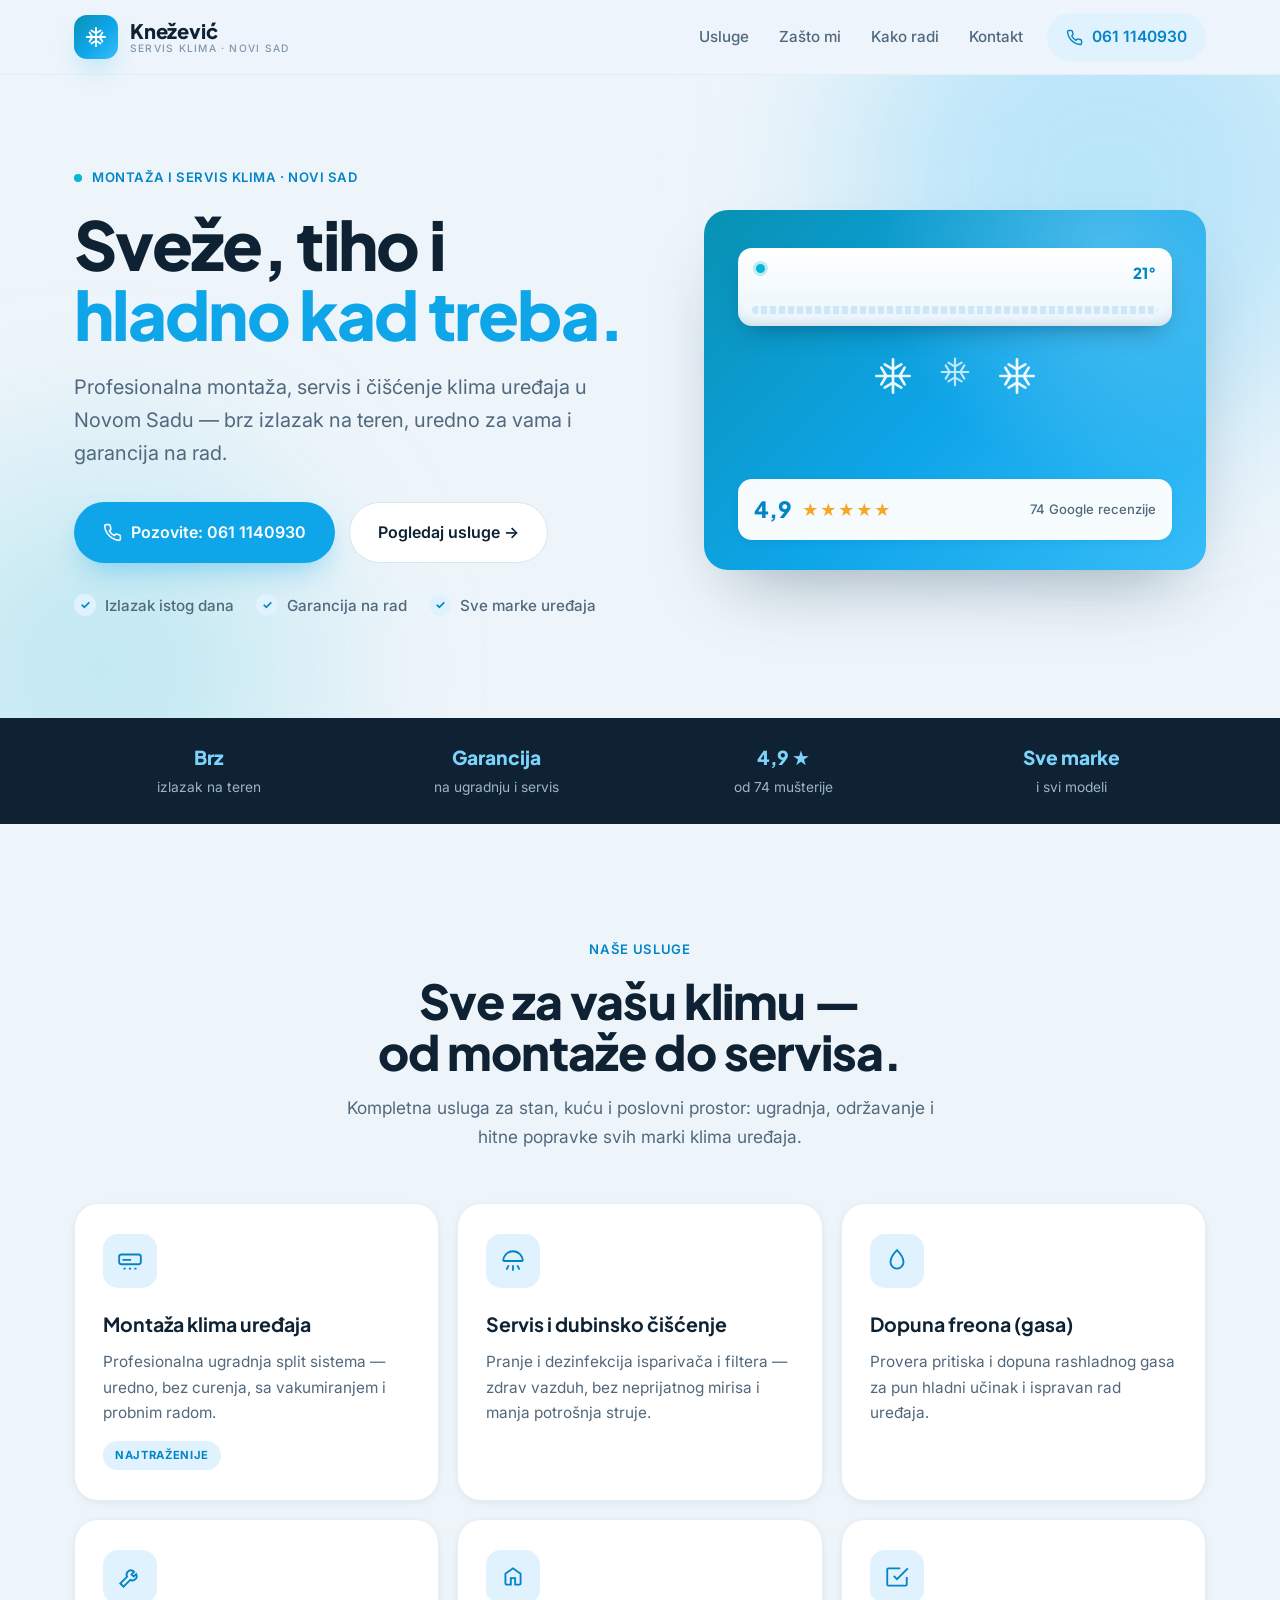
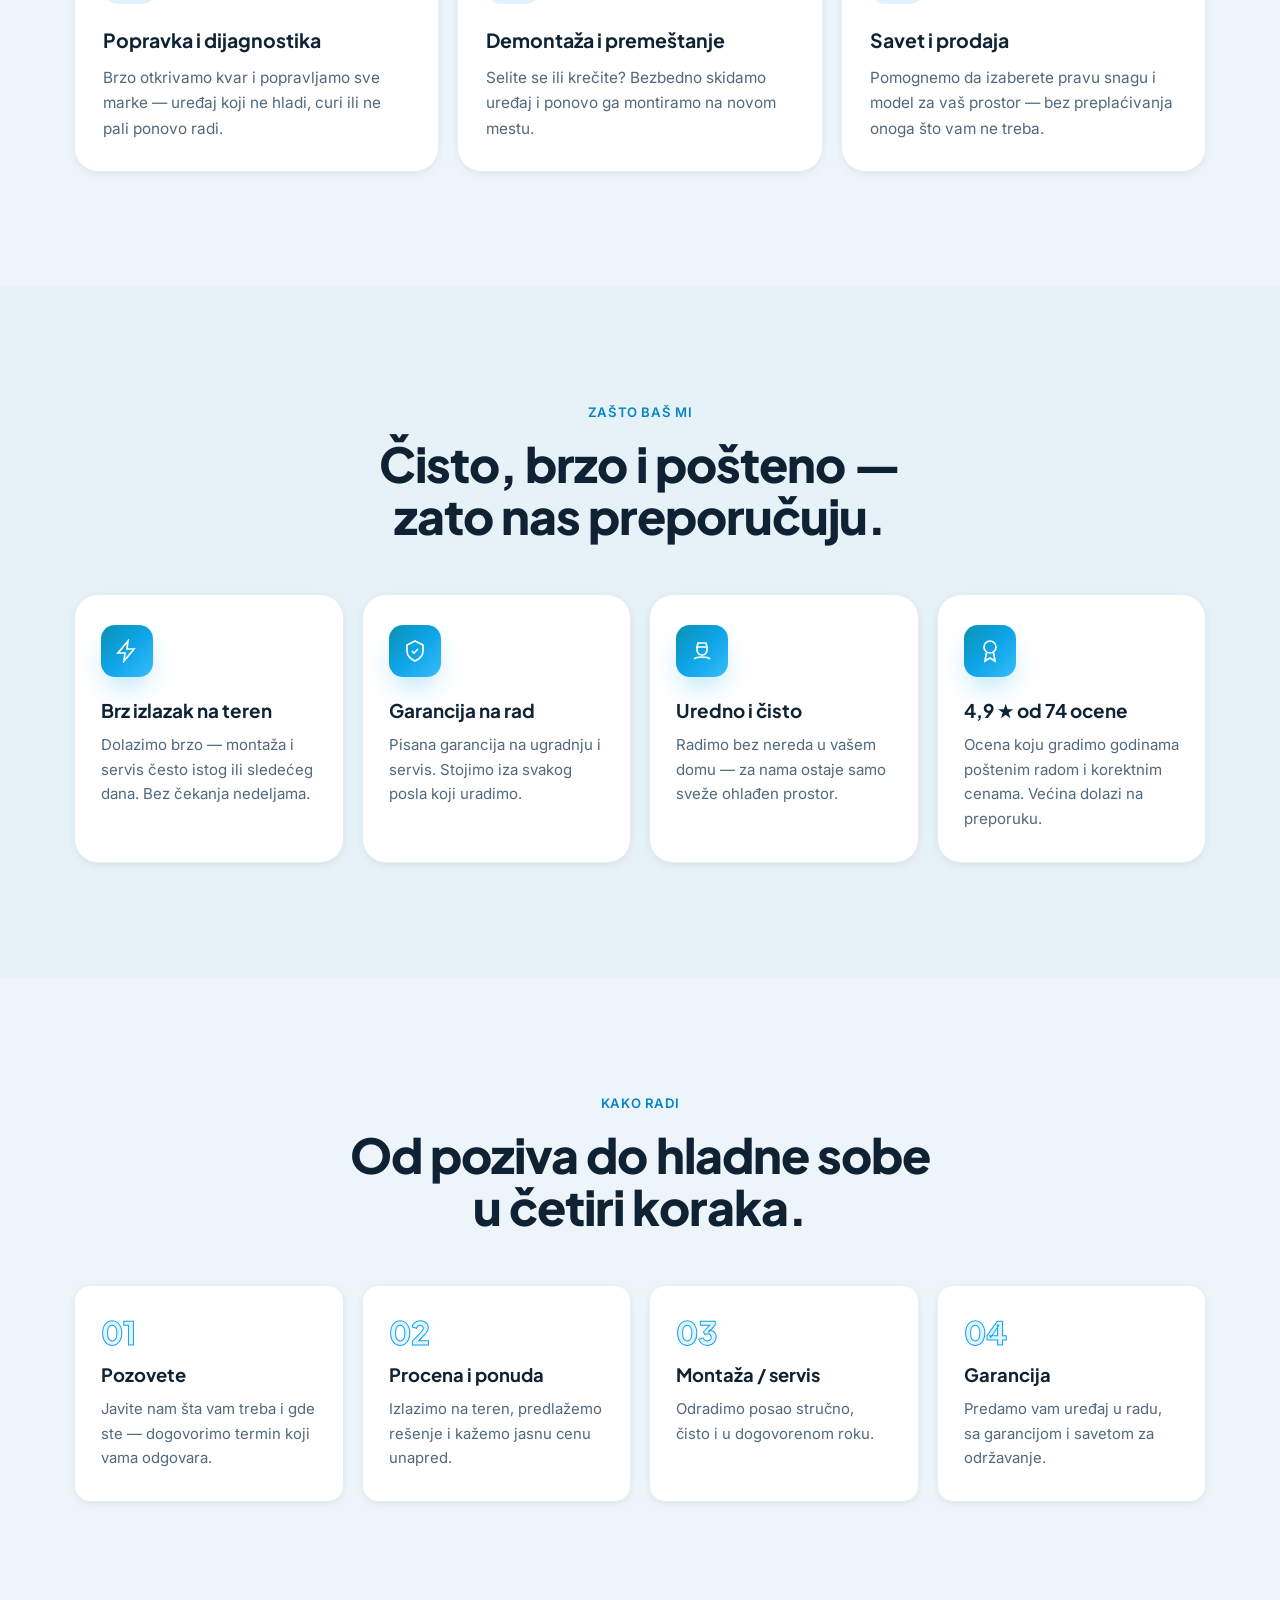
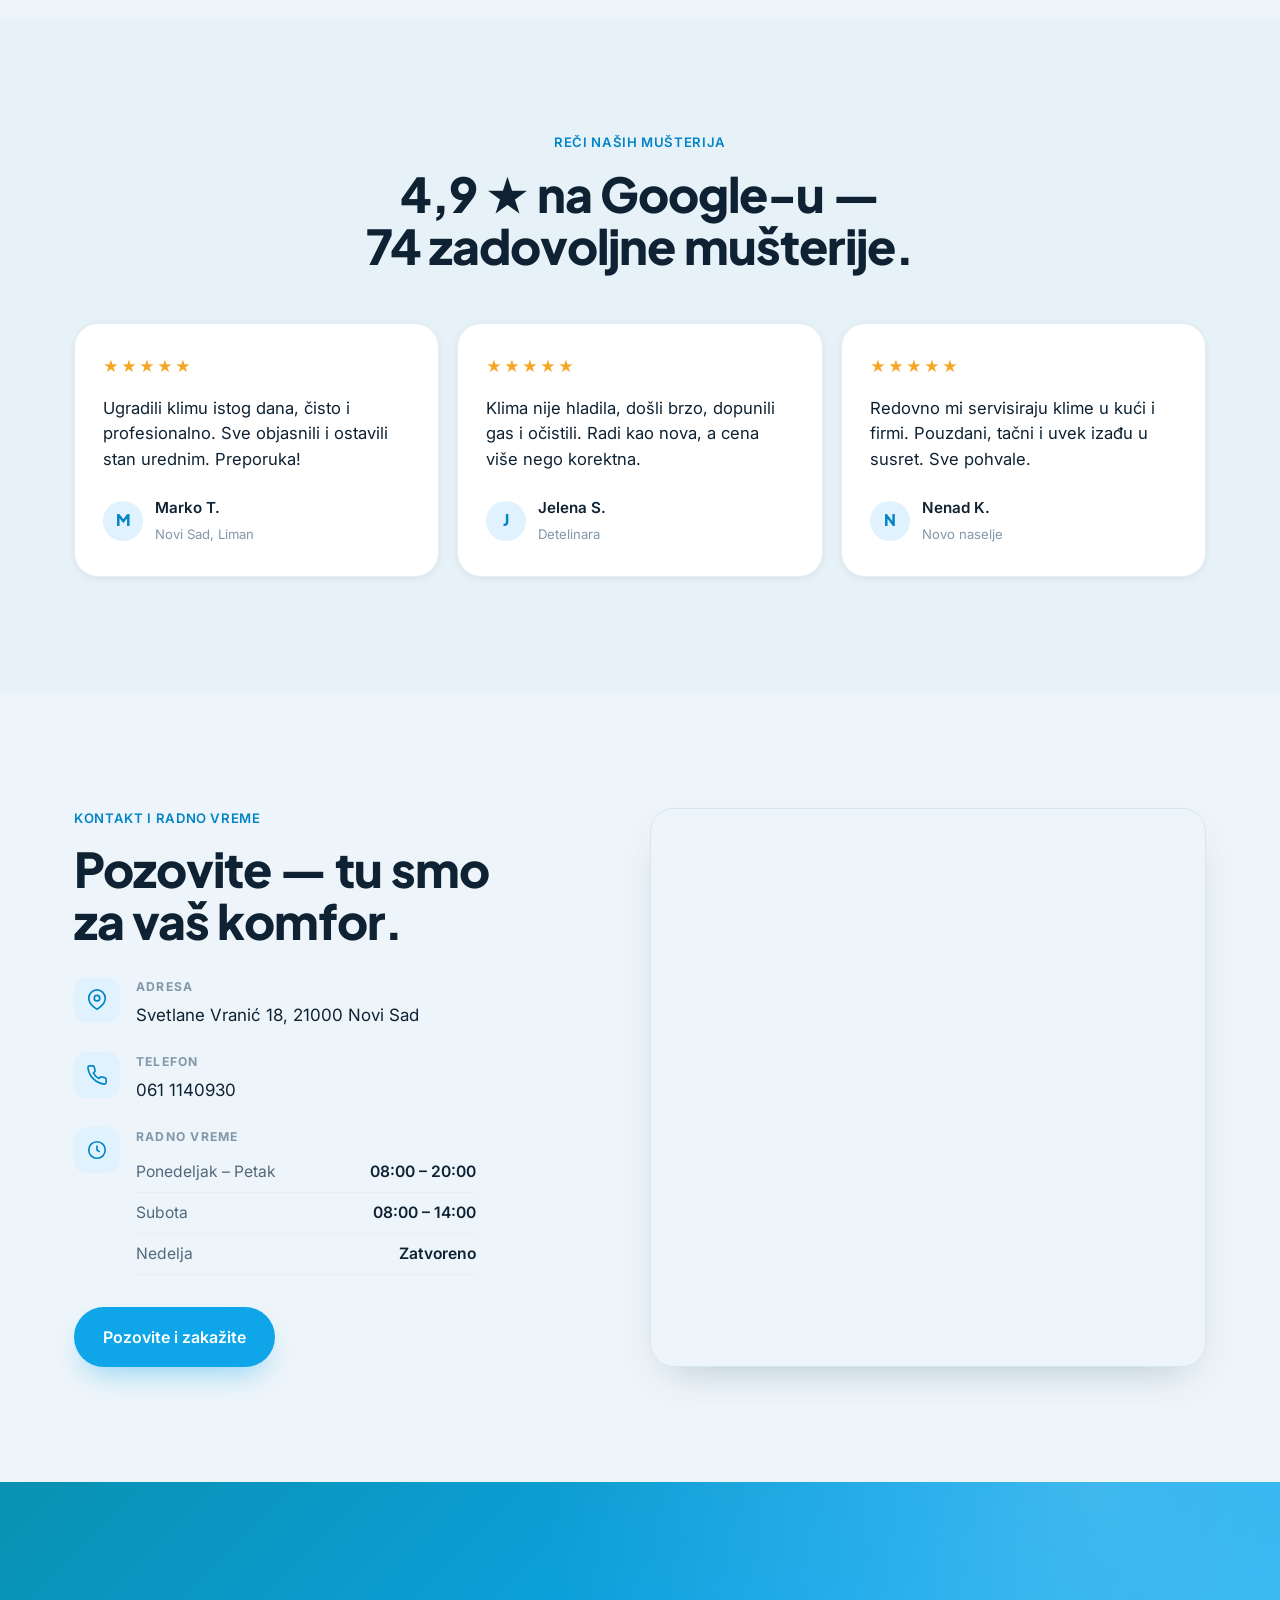
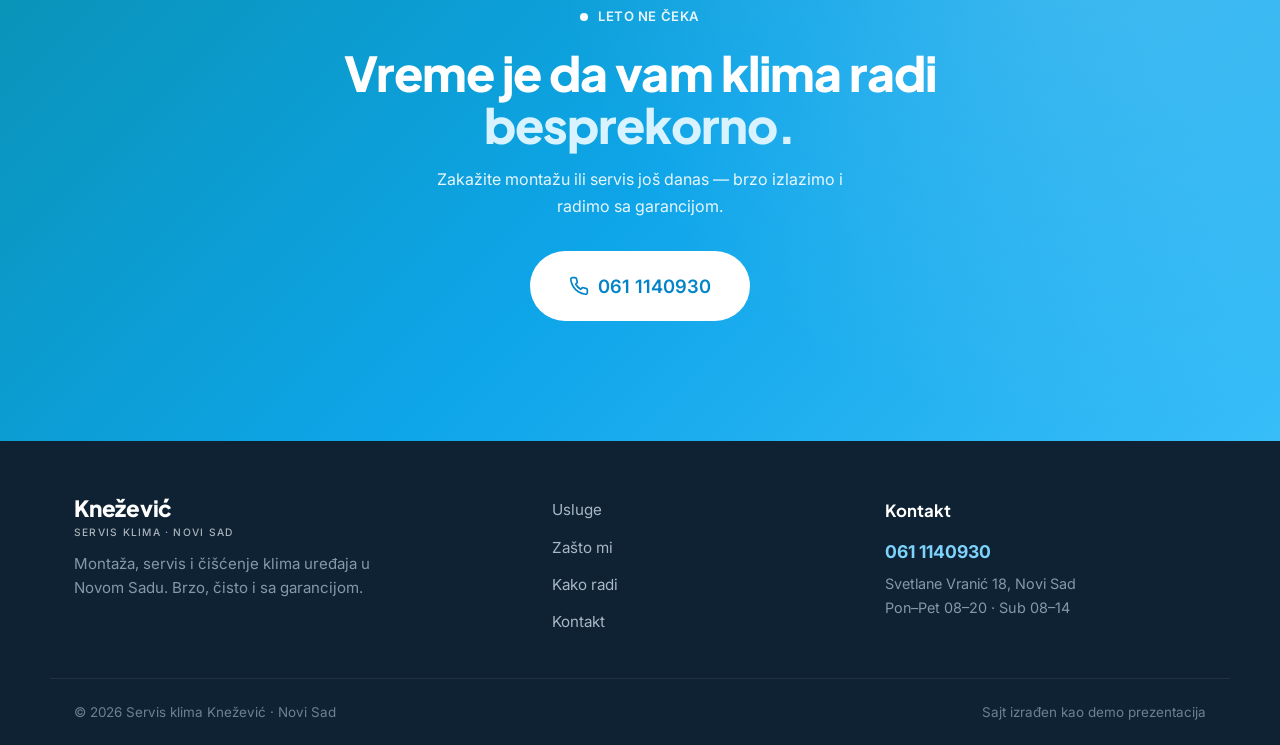
<file: index.html>
<!DOCTYPE html>
<html lang="sr" class="no-js">
<head>
  <meta charset="UTF-8" />
  <meta name="viewport" content="width=device-width, initial-scale=1.0" />
  <title>Servis klima Knežević — Montaža i servis klima uređaja, Novi Sad</title>
  <meta name="description" content="Servis klima Knežević, Novi Sad — montaža, servis, čišćenje, dopuna freona i popravka klima uređaja. Brz izlazak, garancija na rad. Pozovite: 061 1140930." />

  <meta property="og:title" content="Servis klima Knežević — Novi Sad" />
  <meta property="og:description" content="Montaža i servis klima uređaja u Novom Sadu. Brzo, čisto i sa garancijom. Ocena 4,9 ★." />
  <meta property="og:type" content="website" />
  <meta property="og:locale" content="sr_RS" />
  <meta name="theme-color" content="#0ea5e9" />

  <link rel="icon" type="image/svg+xml" href="assets/favicon.svg" />

  <link rel="preconnect" href="https://fonts.googleapis.com" />
  <link rel="preconnect" href="https://fonts.gstatic.com" crossorigin />
  <link href="https://fonts.googleapis.com/css2?family=Plus+Jakarta+Sans:wght@500;600;700;800&family=Inter:wght@400;500;600&display=swap" rel="stylesheet" />

  <link rel="stylesheet" href="styles.css" />
  <script>document.documentElement.classList.remove('no-js');document.documentElement.classList.add('js');</script>
</head>
<body>

  <!-- ============ HEADER ============ -->
  <header class="site-header" id="top">
    <div class="container header-inner">
      <a href="#top" class="brand" aria-label="Servis klima Knežević početna">
        <span class="brand-mark" aria-hidden="true">
          <svg viewBox="0 0 24 24" width="22" height="22" fill="none" stroke="currentColor" stroke-width="2" stroke-linecap="round" stroke-linejoin="round">
            <path d="M12 2v20M12 8 7 5M12 8l5-3M12 16l-5 3M12 16l5 3M2 12h20M8 12 5 7M8 12l-3 5M16 12l3-5M16 12l3 5"/>
          </svg>
        </span>
        <span class="brand-text">Knežević<small>servis klima · Novi Sad</small></span>
      </a>

      <nav class="nav" aria-label="Glavna navigacija">
        <a href="#usluge">Usluge</a>
        <a href="#zasto">Zašto mi</a>
        <a href="#proces">Kako radi</a>
        <a href="#lokacija">Kontakt</a>
      </nav>

      <a href="tel:+381611140930" class="btn btn-call header-call">
        <svg viewBox="0 0 24 24" width="17" height="17" fill="none" stroke="currentColor" stroke-width="2" aria-hidden="true"><path d="M22 16.92v3a2 2 0 0 1-2.18 2 19.79 19.79 0 0 1-8.63-3.07 19.5 19.5 0 0 1-6-6 19.79 19.79 0 0 1-3.07-8.67A2 2 0 0 1 4.11 2h3a2 2 0 0 1 2 1.72c.13.96.36 1.9.7 2.81a2 2 0 0 1-.45 2.11L8.09 9.91a16 16 0 0 0 6 6l1.27-1.27a2 2 0 0 1 2.11-.45c.91.34 1.85.57 2.81.7A2 2 0 0 1 22 16.92z"/></svg>
        <span>061 1140930</span>
      </a>

      <button class="nav-toggle" aria-label="Otvori meni" aria-expanded="false" aria-controls="mobile-nav">
        <span></span><span></span><span></span>
      </button>
    </div>

    <div class="mobile-nav" id="mobile-nav" hidden>
      <a href="#usluge">Usluge</a>
      <a href="#zasto">Zašto mi</a>
      <a href="#proces">Kako radi</a>
      <a href="#lokacija">Kontakt</a>
      <a href="tel:+381611140930" class="btn btn-primary btn-block">Pozovi: 061 1140930</a>
    </div>
  </header>

  <main>
    <!-- ============ HERO ============ -->
    <section class="hero">
      <div class="hero-bg" aria-hidden="true"><div class="blob blob-1"></div><div class="blob blob-2"></div></div>
      <div class="container hero-grid">
        <div class="hero-copy">
          <p class="eyebrow reveal"><span class="dot"></span> Montaža i servis klima · Novi Sad</p>
          <h1 class="hero-title reveal" style="--reveal-delay:1">
            Sveže, tiho i<br><span class="accent-text">hladno kad treba.</span>
          </h1>
          <p class="hero-lede reveal" style="--reveal-delay:2">
            Profesionalna montaža, servis i čišćenje klima uređaja u Novom Sadu —
            brz izlazak na teren, uredno za vama i garancija na rad.
          </p>
          <div class="hero-cta reveal" style="--reveal-delay:3">
            <a href="tel:+381611140930" class="btn btn-primary btn-lg">
              <svg viewBox="0 0 24 24" width="19" height="19" fill="none" stroke="currentColor" stroke-width="2" aria-hidden="true"><path d="M22 16.92v3a2 2 0 0 1-2.18 2 19.79 19.79 0 0 1-8.63-3.07 19.5 19.5 0 0 1-6-6 19.79 19.79 0 0 1-3.07-8.67A2 2 0 0 1 4.11 2h3a2 2 0 0 1 2 1.72c.13.96.36 1.9.7 2.81a2 2 0 0 1-.45 2.11L8.09 9.91a16 16 0 0 0 6 6l1.27-1.27a2 2 0 0 1 2.11-.45c.91.34 1.85.57 2.81.7A2 2 0 0 1 22 16.92z"/></svg>
              Pozovite: 061 1140930
            </a>
            <a href="#usluge" class="btn btn-soft btn-lg">Pogledaj usluge →</a>
          </div>

          <ul class="hero-chips reveal" style="--reveal-delay:4">
            <li><span class="chip-ico">✓</span> Izlazak istog dana</li>
            <li><span class="chip-ico">✓</span> Garancija na rad</li>
            <li><span class="chip-ico">✓</span> Sve marke uređaja</li>
          </ul>
        </div>

        <div class="hero-visual reveal" style="--reveal-delay:2">
          <div class="hero-card">
            <div class="ac-illustration" aria-hidden="true">
              <div class="ac-unit">
                <span class="ac-led"></span>
                <span class="ac-vent"></span>
                <span class="ac-display">21°</span>
              </div>
              <div class="ac-air">
                <svg viewBox="0 0 24 24" fill="none" stroke="currentColor" stroke-width="1.6" stroke-linecap="round"><path d="M12 2v20M12 8 7 5M12 8l5-3M12 16l-5 3M12 16l5 3M2 12h20M8 12 5 7M8 12l-3 5M16 12l3-5M16 12l3 5"/></svg>
                <svg viewBox="0 0 24 24" fill="none" stroke="currentColor" stroke-width="1.6" stroke-linecap="round"><path d="M12 2v20M12 8 7 5M12 8l5-3M12 16l-5 3M12 16l5 3M2 12h20M8 12 5 7M8 12l-3 5M16 12l3-5M16 12l3 5"/></svg>
                <svg viewBox="0 0 24 24" fill="none" stroke="currentColor" stroke-width="1.6" stroke-linecap="round"><path d="M12 2v20M12 8 7 5M12 8l5-3M12 16l-5 3M12 16l5 3M2 12h20M8 12 5 7M8 12l-3 5M16 12l3-5M16 12l3 5"/></svg>
              </div>
            </div>
            <div class="hero-rating">
              <span class="rating-num">4,9</span>
              <span class="rating-stars">★★★★★</span>
              <span class="rating-meta">74 Google recenzije</span>
            </div>
          </div>
        </div>
      </div>
    </section>

    <!-- ============ TRUST STRIP ============ -->
    <section class="trust-strip" aria-label="Garancije">
      <div class="container trust-inner">
        <div class="trust-item"><strong>Brz</strong><span>izlazak na teren</span></div>
        <div class="trust-item"><strong>Garancija</strong><span>na ugradnju i servis</span></div>
        <div class="trust-item"><strong>4,9 ★</strong><span>od 74 mušterije</span></div>
        <div class="trust-item"><strong>Sve marke</strong><span>i svi modeli</span></div>
      </div>
    </section>

    <!-- ============ USLUGE ============ -->
    <section class="section" id="usluge">
      <div class="container">
        <header class="section-head center reveal">
          <p class="section-kicker">Naše usluge</p>
          <h2 class="section-title">Sve za vašu klimu —<br>od montaže do servisa.</h2>
          <p class="section-sub">Kompletna usluga za stan, kuću i poslovni prostor: ugradnja, održavanje i hitne popravke svih marki klima uređaja.</p>
        </header>

        <div class="svc-grid">
          <article class="svc reveal">
            <div class="svc-ico"><svg viewBox="0 0 24 24" fill="none" stroke="currentColor" stroke-width="1.7"><rect x="2" y="6" width="20" height="9" rx="2"/><path d="M6 19h2M11 19h2M16 19h2M5 11h8"/></svg></div>
            <h3>Montaža klima uređaja</h3>
            <p>Profesionalna ugradnja split sistema — uredno, bez curenja, sa vakumiranjem i probnim radom.</p>
            <span class="svc-tag">Najtraženije</span>
          </article>
          <article class="svc reveal" style="--reveal-delay:1">
            <div class="svc-ico"><svg viewBox="0 0 24 24" fill="none" stroke="currentColor" stroke-width="1.7"><path d="M3 12a9 9 0 0 1 9-9 9 9 0 0 1 9 9"/><path d="M3 12h18M8 16l-2 4M16 16l2 4M12 16v5"/></svg></div>
            <h3>Servis i dubinsko čišćenje</h3>
            <p>Pranje i dezinfekcija isparivača i filtera — zdrav vazduh, bez neprijatnog mirisa i manja potrošnja struje.</p>
          </article>
          <article class="svc reveal" style="--reveal-delay:2">
            <div class="svc-ico"><svg viewBox="0 0 24 24" fill="none" stroke="currentColor" stroke-width="1.7"><path d="M12 2s6 6 6 11a6 6 0 0 1-12 0c0-5 6-11 6-11z"/></svg></div>
            <h3>Dopuna freona (gasa)</h3>
            <p>Provera pritiska i dopuna rashladnog gasa za pun hladni učinak i ispravan rad uređaja.</p>
          </article>
          <article class="svc reveal" style="--reveal-delay:1">
            <div class="svc-ico"><svg viewBox="0 0 24 24" fill="none" stroke="currentColor" stroke-width="1.7"><path d="M14.7 6.3a4 4 0 0 0-5.4 5.4L3 18l3 3 6.3-6.3a4 4 0 0 0 5.4-5.4l-2.3 2.3-2-2 2.3-2.3z"/></svg></div>
            <h3>Popravka i dijagnostika</h3>
            <p>Brzo otkrivamo kvar i popravljamo sve marke — uređaj koji ne hladi, curi ili ne pali ponovo radi.</p>
          </article>
          <article class="svc reveal" style="--reveal-delay:2">
            <div class="svc-ico"><svg viewBox="0 0 24 24" fill="none" stroke="currentColor" stroke-width="1.7"><path d="M5 9l7-5 7 5v9a1 1 0 0 1-1 1h-4v-6H10v6H6a1 1 0 0 1-1-1z"/></svg></div>
            <h3>Demontaža i premeštanje</h3>
            <p>Selite se ili krečite? Bezbedno skidamo uređaj i ponovo ga montiramo na novom mestu.</p>
          </article>
          <article class="svc reveal" style="--reveal-delay:3">
            <div class="svc-ico"><svg viewBox="0 0 24 24" fill="none" stroke="currentColor" stroke-width="1.7"><path d="M9 11l3 3L22 4"/><path d="M21 12v7a1 1 0 0 1-1 1H4a1 1 0 0 1-1-1V5a1 1 0 0 1 1-1h11"/></svg></div>
            <h3>Savet i prodaja</h3>
            <p>Pomognemo da izaberete pravu snagu i model za vaš prostor — bez preplaćivanja onoga što vam ne treba.</p>
          </article>
        </div>
      </div>
    </section>

    <!-- ============ ZAŠTO MI ============ -->
    <section class="section section-tint" id="zasto">
      <div class="container">
        <header class="section-head center reveal">
          <p class="section-kicker">Zašto baš mi</p>
          <h2 class="section-title">Čisto, brzo i pošteno —<br>zato nas preporučuju.</h2>
        </header>
        <div class="why-grid">
          <article class="why reveal">
            <span class="why-ico"><svg viewBox="0 0 24 24" fill="none" stroke="currentColor" stroke-width="1.7"><path d="M13 2 3 14h7l-1 8 10-12h-7z"/></svg></span>
            <h3>Brz izlazak na teren</h3>
            <p>Dolazimo brzo — montaža i servis često istog ili sledećeg dana. Bez čekanja nedeljama.</p>
          </article>
          <article class="why reveal" style="--reveal-delay:1">
            <span class="why-ico"><svg viewBox="0 0 24 24" fill="none" stroke="currentColor" stroke-width="1.7"><path d="M12 2 4 6v6c0 5 3.5 8 8 10 4.5-2 8-5 8-10V6z"/><path d="M9 12l2 2 4-4"/></svg></span>
            <h3>Garancija na rad</h3>
            <p>Pisana garancija na ugradnju i servis. Stojimo iza svakog posla koji uradimo.</p>
          </article>
          <article class="why reveal" style="--reveal-delay:2">
            <span class="why-ico"><svg viewBox="0 0 24 24" fill="none" stroke="currentColor" stroke-width="1.7"><path d="M4 20s2-2 8-2 8 2 8 2"/><path d="M9 11h.01M15 11h.01M8 4h8l1 4H7z"/><path d="M7 8v3a5 5 0 0 0 10 0V8"/></svg></span>
            <h3>Uredno i čisto</h3>
            <p>Radimo bez nereda u vašem domu — za nama ostaje samo sveže ohlađen prostor.</p>
          </article>
          <article class="why reveal" style="--reveal-delay:3">
            <span class="why-ico"><svg viewBox="0 0 24 24" fill="none" stroke="currentColor" stroke-width="1.7"><circle cx="12" cy="8" r="6"/><path d="M8.5 13.5 7 22l5-3 5 3-1.5-8.5"/></svg></span>
            <h3>4,9 ★ od 74 ocene</h3>
            <p>Ocena koju gradimo godinama poštenim radom i korektnim cenama. Većina dolazi na preporuku.</p>
          </article>
        </div>
      </div>
    </section>

    <!-- ============ PROCES ============ -->
    <section class="section" id="proces">
      <div class="container">
        <header class="section-head center reveal">
          <p class="section-kicker">Kako radi</p>
          <h2 class="section-title">Od poziva do hladne sobe<br>u četiri koraka.</h2>
        </header>
        <ol class="process">
          <li class="proc-step reveal"><span class="proc-num">01</span><h3>Pozovete</h3><p>Javite nam šta vam treba i gde ste — dogovorimo termin koji vama odgovara.</p></li>
          <li class="proc-step reveal" style="--reveal-delay:1"><span class="proc-num">02</span><h3>Procena i ponuda</h3><p>Izlazimo na teren, predlažemo rešenje i kažemo jasnu cenu unapred.</p></li>
          <li class="proc-step reveal" style="--reveal-delay:2"><span class="proc-num">03</span><h3>Montaža / servis</h3><p>Odradimo posao stručno, čisto i u dogovorenom roku.</p></li>
          <li class="proc-step reveal" style="--reveal-delay:3"><span class="proc-num">04</span><h3>Garancija</h3><p>Predamo vam uređaj u radu, sa garancijom i savetom za održavanje.</p></li>
        </ol>
      </div>
    </section>

    <!-- ============ RECENZIJE ============ -->
    <!-- NAPOMENA ZA VLASNIKA: zamenite ovim pravim Google recenzijama pre slanja. -->
    <section class="section section-tint" id="recenzije">
      <div class="container">
        <header class="section-head center reveal">
          <p class="section-kicker">Reči naših mušterija</p>
          <h2 class="section-title">4,9 ★ na Google-u —<br>74 zadovoljne mušterije.</h2>
        </header>
        <div class="quotes">
          <figure class="quote reveal">
            <div class="stars" aria-label="5 od 5">★★★★★</div>
            <blockquote>Ugradili klimu istog dana, čisto i profesionalno. Sve objasnili i ostavili stan urednim. Preporuka!</blockquote>
            <figcaption><span class="q-avatar">M</span><span><b>Marko T.</b><small>Novi Sad, Liman</small></span></figcaption>
          </figure>
          <figure class="quote reveal" style="--reveal-delay:1">
            <div class="stars" aria-label="5 od 5">★★★★★</div>
            <blockquote>Klima nije hladila, došli brzo, dopunili gas i očistili. Radi kao nova, a cena više nego korektna.</blockquote>
            <figcaption><span class="q-avatar">J</span><span><b>Jelena S.</b><small>Detelinara</small></span></figcaption>
          </figure>
          <figure class="quote reveal" style="--reveal-delay:2">
            <div class="stars" aria-label="5 od 5">★★★★★</div>
            <blockquote>Redovno mi servisiraju klime u kući i firmi. Pouzdani, tačni i uvek izađu u susret. Sve pohvale.</blockquote>
            <figcaption><span class="q-avatar">N</span><span><b>Nenad K.</b><small>Novo naselje</small></span></figcaption>
          </figure>
        </div>
      </div>
    </section>

    <!-- ============ LOKACIJA / KONTAKT ============ -->
    <section class="section" id="lokacija">
      <div class="container">
        <div class="loc-grid">
          <div class="loc-info reveal">
            <p class="section-kicker">Kontakt i radno vreme</p>
            <h2 class="section-title">Pozovite — tu smo<br>za vaš komfor.</h2>

            <ul class="loc-list">
              <li>
                <span class="loc-ico"><svg viewBox="0 0 24 24" fill="none" stroke="currentColor" stroke-width="1.8"><path d="M21 10c0 7-9 12-9 12s-9-5-9-12a9 9 0 0 1 18 0z"/><circle cx="12" cy="10" r="3"/></svg></span>
                <div><strong>Adresa</strong><p>Svetlane Vranić 18, 21000 Novi Sad</p></div>
              </li>
              <li>
                <span class="loc-ico"><svg viewBox="0 0 24 24" fill="none" stroke="currentColor" stroke-width="1.8"><path d="M22 16.92v3a2 2 0 0 1-2.18 2 19.79 19.79 0 0 1-8.63-3.07 19.5 19.5 0 0 1-6-6 19.79 19.79 0 0 1-3.07-8.67A2 2 0 0 1 4.11 2h3a2 2 0 0 1 2 1.72c.13.96.36 1.9.7 2.81a2 2 0 0 1-.45 2.11L8.09 9.91a16 16 0 0 0 6 6l1.27-1.27a2 2 0 0 1 2.11-.45c.91.34 1.85.57 2.81.7A2 2 0 0 1 22 16.92z"/></svg></span>
                <div><strong>Telefon</strong><p><a href="tel:+381611140930">061 1140930</a></p></div>
              </li>
              <li>
                <span class="loc-ico"><svg viewBox="0 0 24 24" fill="none" stroke="currentColor" stroke-width="1.8"><circle cx="12" cy="12" r="9"/><path d="M12 7v5l3 2"/></svg></span>
                <div>
                  <strong>Radno vreme</strong>
                  <table class="hours">
                    <tr><td>Ponedeljak – Petak</td><td>08:00 – 20:00</td></tr>
                    <tr><td>Subota</td><td>08:00 – 14:00</td></tr>
                    <tr><td>Nedelja</td><td class="closed">Zatvoreno</td></tr>
                  </table>
                </div>
              </li>
            </ul>

            <a href="tel:+381611140930" class="btn btn-primary btn-lg">Pozovite i zakažite</a>
          </div>

          <div class="loc-map reveal" style="--reveal-delay:1">
            <iframe
              title="Servis klima Knežević na mapi"
              src="https://www.google.com/maps?q=Svetlane%20Vrani%C4%87%2018,%20Novi%20Sad&z=16&output=embed"
              width="100%" height="100%" style="border:0" loading="lazy"
              referrerpolicy="no-referrer-when-downgrade"></iframe>
          </div>
        </div>
      </div>
    </section>

    <!-- ============ FINAL CTA ============ -->
    <section class="cta-final">
      <div class="container cta-inner reveal">
        <p class="eyebrow eyebrow-light"><span class="dot"></span> Leto ne čeka</p>
        <h2>Vreme je da vam klima radi<br><em>besprekorno.</em></h2>
        <p class="cta-sub">Zakažite montažu ili servis još danas — brzo izlazimo i radimo sa garancijom.</p>
        <a href="tel:+381611140930" class="btn btn-light btn-xl">
          <svg viewBox="0 0 24 24" width="20" height="20" fill="none" stroke="currentColor" stroke-width="2" aria-hidden="true"><path d="M22 16.92v3a2 2 0 0 1-2.18 2 19.79 19.79 0 0 1-8.63-3.07 19.5 19.5 0 0 1-6-6 19.79 19.79 0 0 1-3.07-8.67A2 2 0 0 1 4.11 2h3a2 2 0 0 1 2 1.72c.13.96.36 1.9.7 2.81a2 2 0 0 1-.45 2.11L8.09 9.91a16 16 0 0 0 6 6l1.27-1.27a2 2 0 0 1 2.11-.45c.91.34 1.85.57 2.81.7A2 2 0 0 1 22 16.92z"/></svg>
          061 1140930
        </a>
      </div>
    </section>
  </main>

  <!-- ============ FOOTER ============ -->
  <footer class="site-footer">
    <div class="container footer-inner">
      <div class="footer-brand">
        <span class="brand-text light">Knežević<small>servis klima · Novi Sad</small></span>
        <p>Montaža, servis i čišćenje klima uređaja u Novom Sadu. Brzo, čisto i sa garancijom.</p>
      </div>
      <nav class="footer-nav" aria-label="Footer">
        <a href="#usluge">Usluge</a>
        <a href="#zasto">Zašto mi</a>
        <a href="#proces">Kako radi</a>
        <a href="#lokacija">Kontakt</a>
      </nav>
      <div class="footer-contact">
        <strong>Kontakt</strong>
        <a href="tel:+381611140930" class="footer-phone">061 1140930</a>
        <p>Svetlane Vranić 18, Novi Sad<br>Pon–Pet 08–20 · Sub 08–14</p>
      </div>
    </div>
    <div class="container footer-bottom">
      <p>© <span id="year">2026</span> Servis klima Knežević · Novi Sad</p>
      <p class="footer-credit">Sajt izrađen kao demo prezentacija</p>
    </div>
  </footer>

  <!-- ============ STICKY MOBILE CALL ============ -->
  <a href="tel:+381611140930" class="sticky-call" aria-label="Pozovi servis klima Knežević">
    <svg viewBox="0 0 24 24" width="20" height="20" fill="none" stroke="currentColor" stroke-width="2.2" aria-hidden="true"><path d="M22 16.92v3a2 2 0 0 1-2.18 2 19.79 19.79 0 0 1-8.63-3.07 19.5 19.5 0 0 1-6-6 19.79 19.79 0 0 1-3.07-8.67A2 2 0 0 1 4.11 2h3a2 2 0 0 1 2 1.72c.13.96.36 1.9.7 2.81a2 2 0 0 1-.45 2.11L8.09 9.91a16 16 0 0 0 6 6l1.27-1.27a2 2 0 0 1 2.11-.45c.91.34 1.85.57 2.81.7A2 2 0 0 1 22 16.92z"/></svg>
    <span>Pozovite nas — 061 1140930</span>
  </a>

  <script src="script.js"></script>
</body>
</html>
</file>
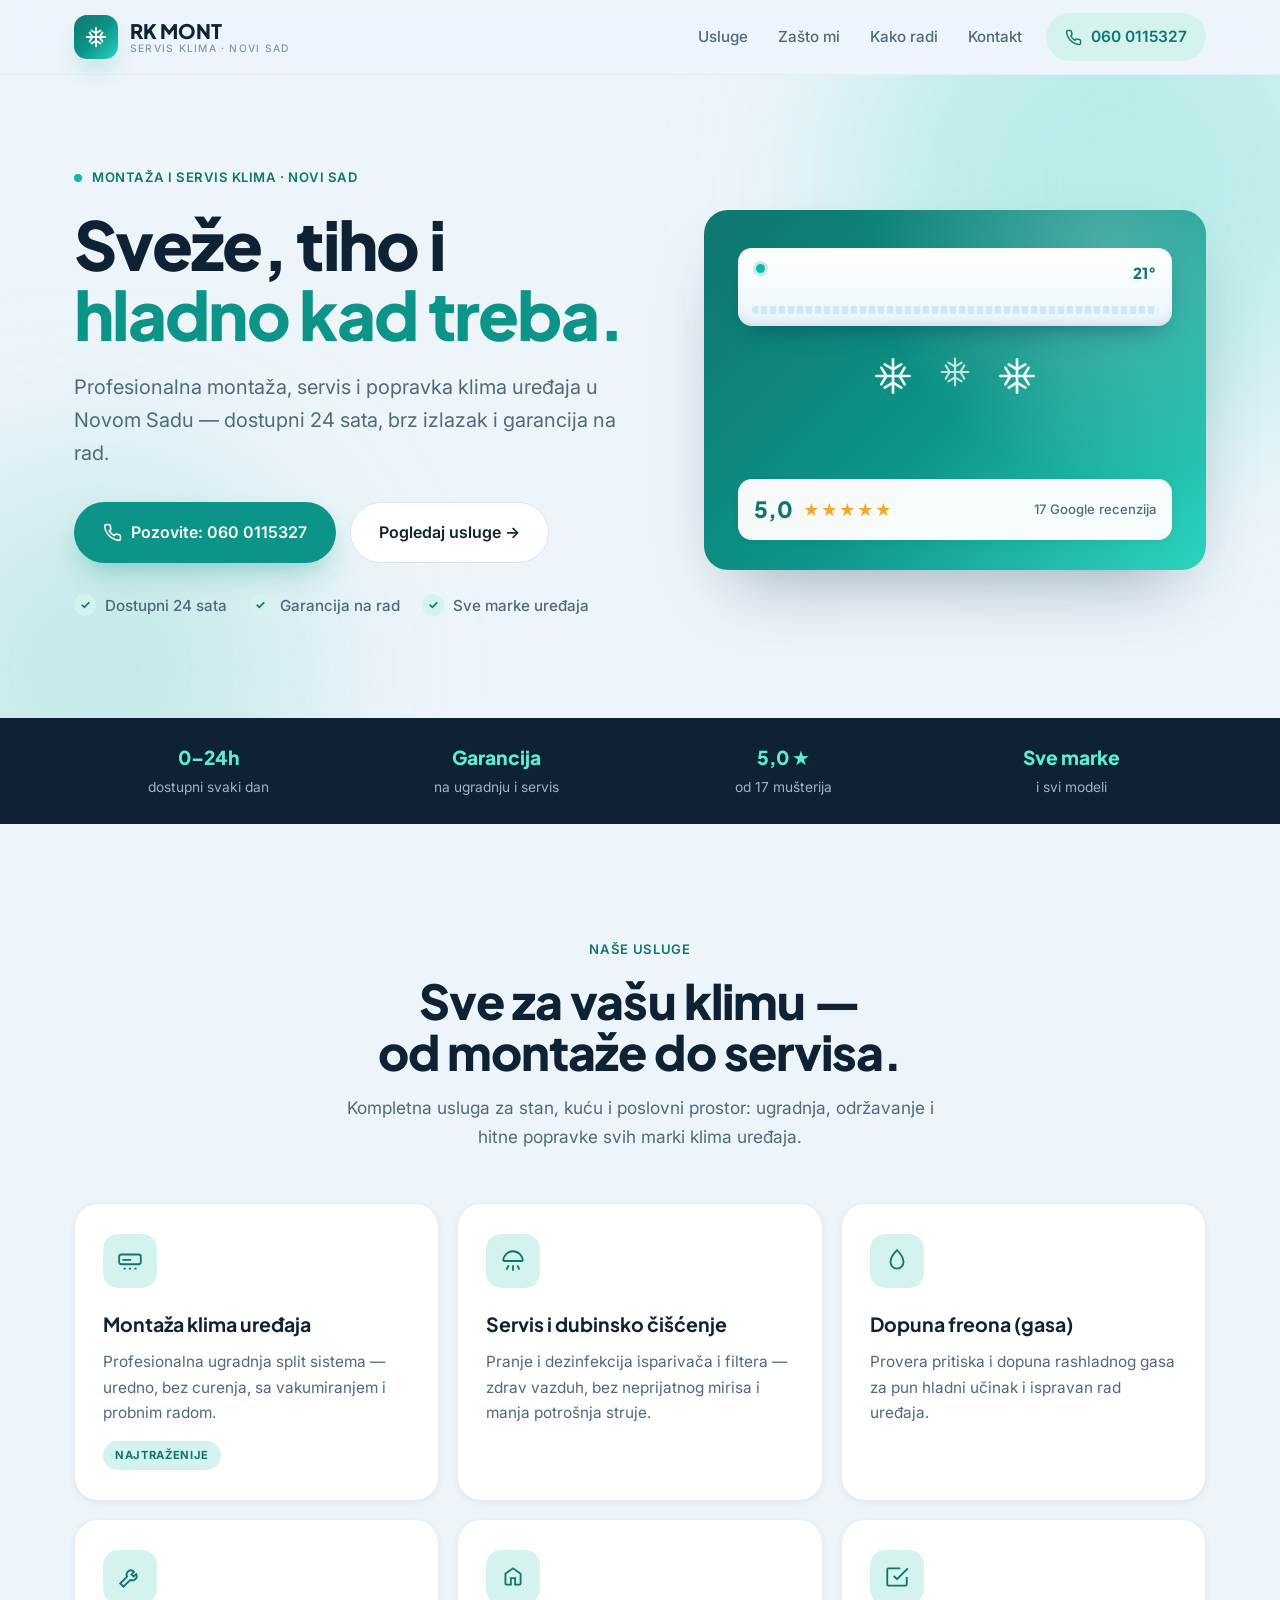
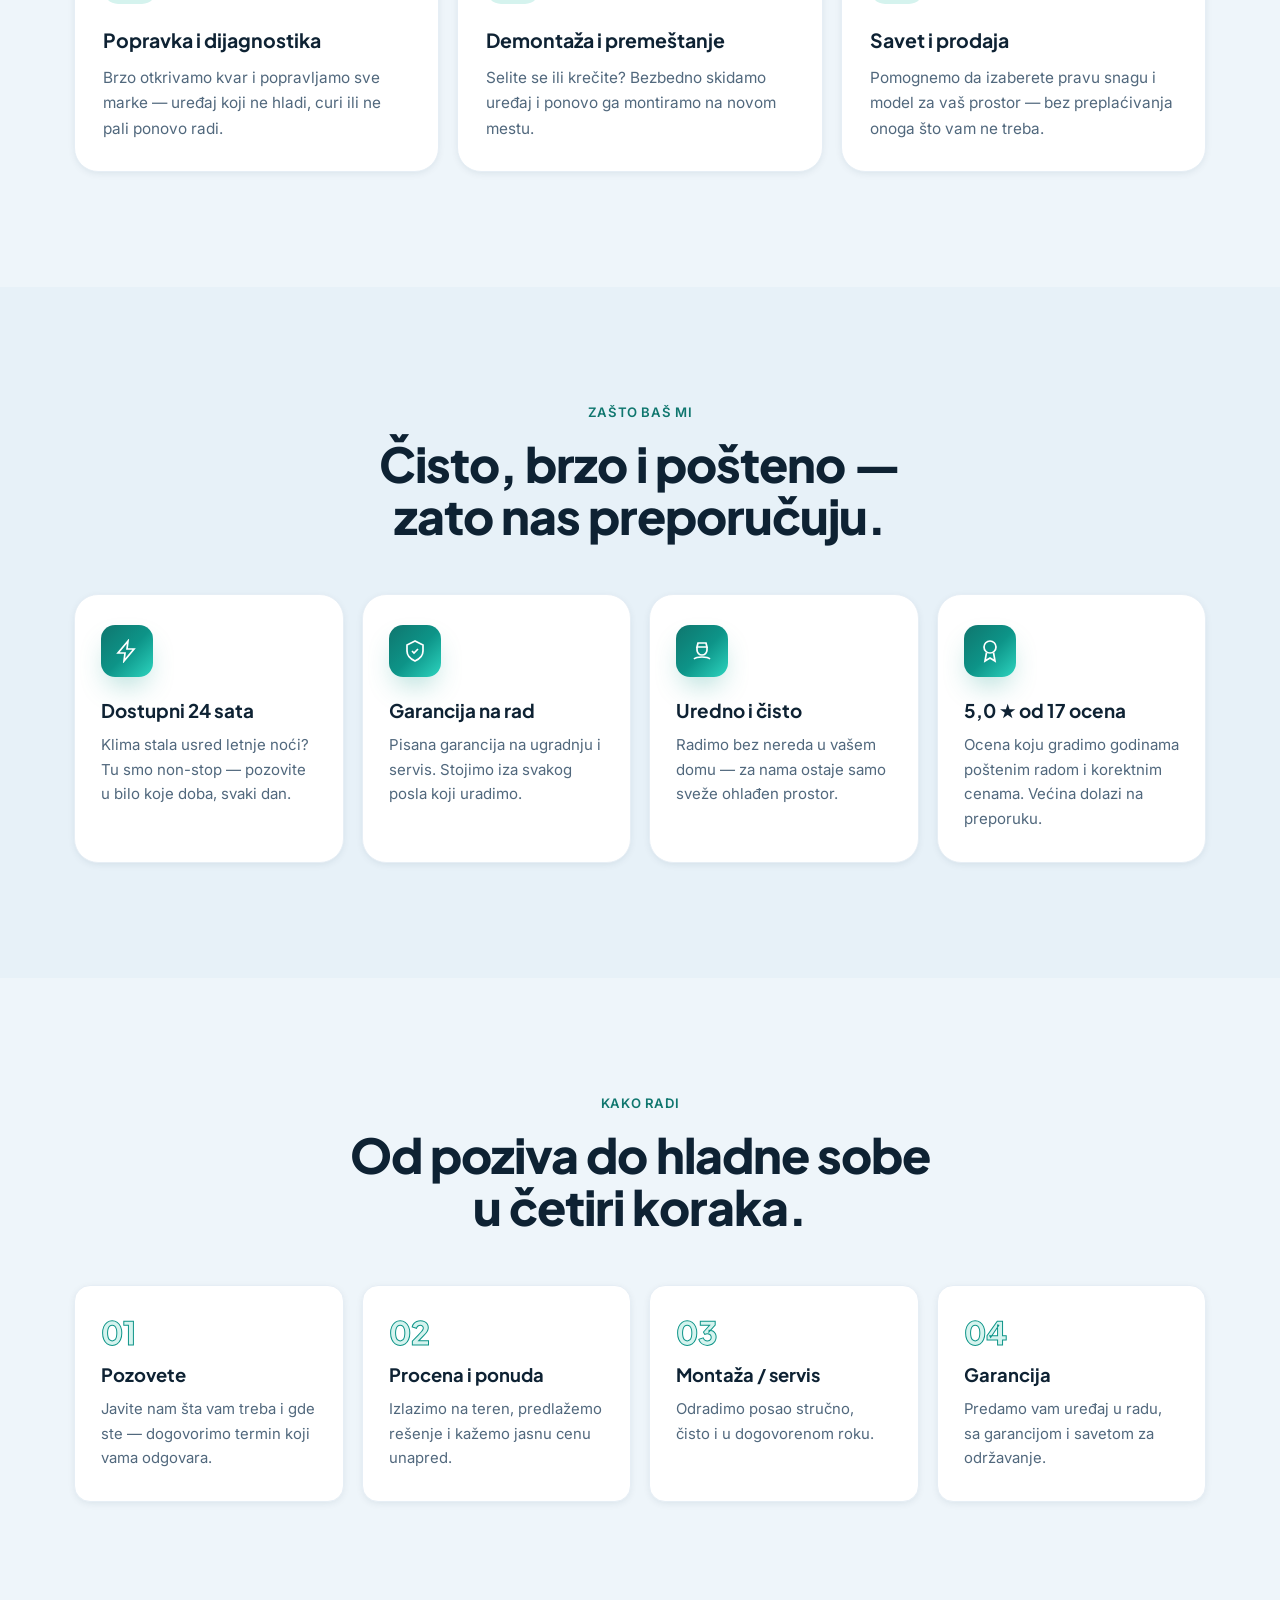
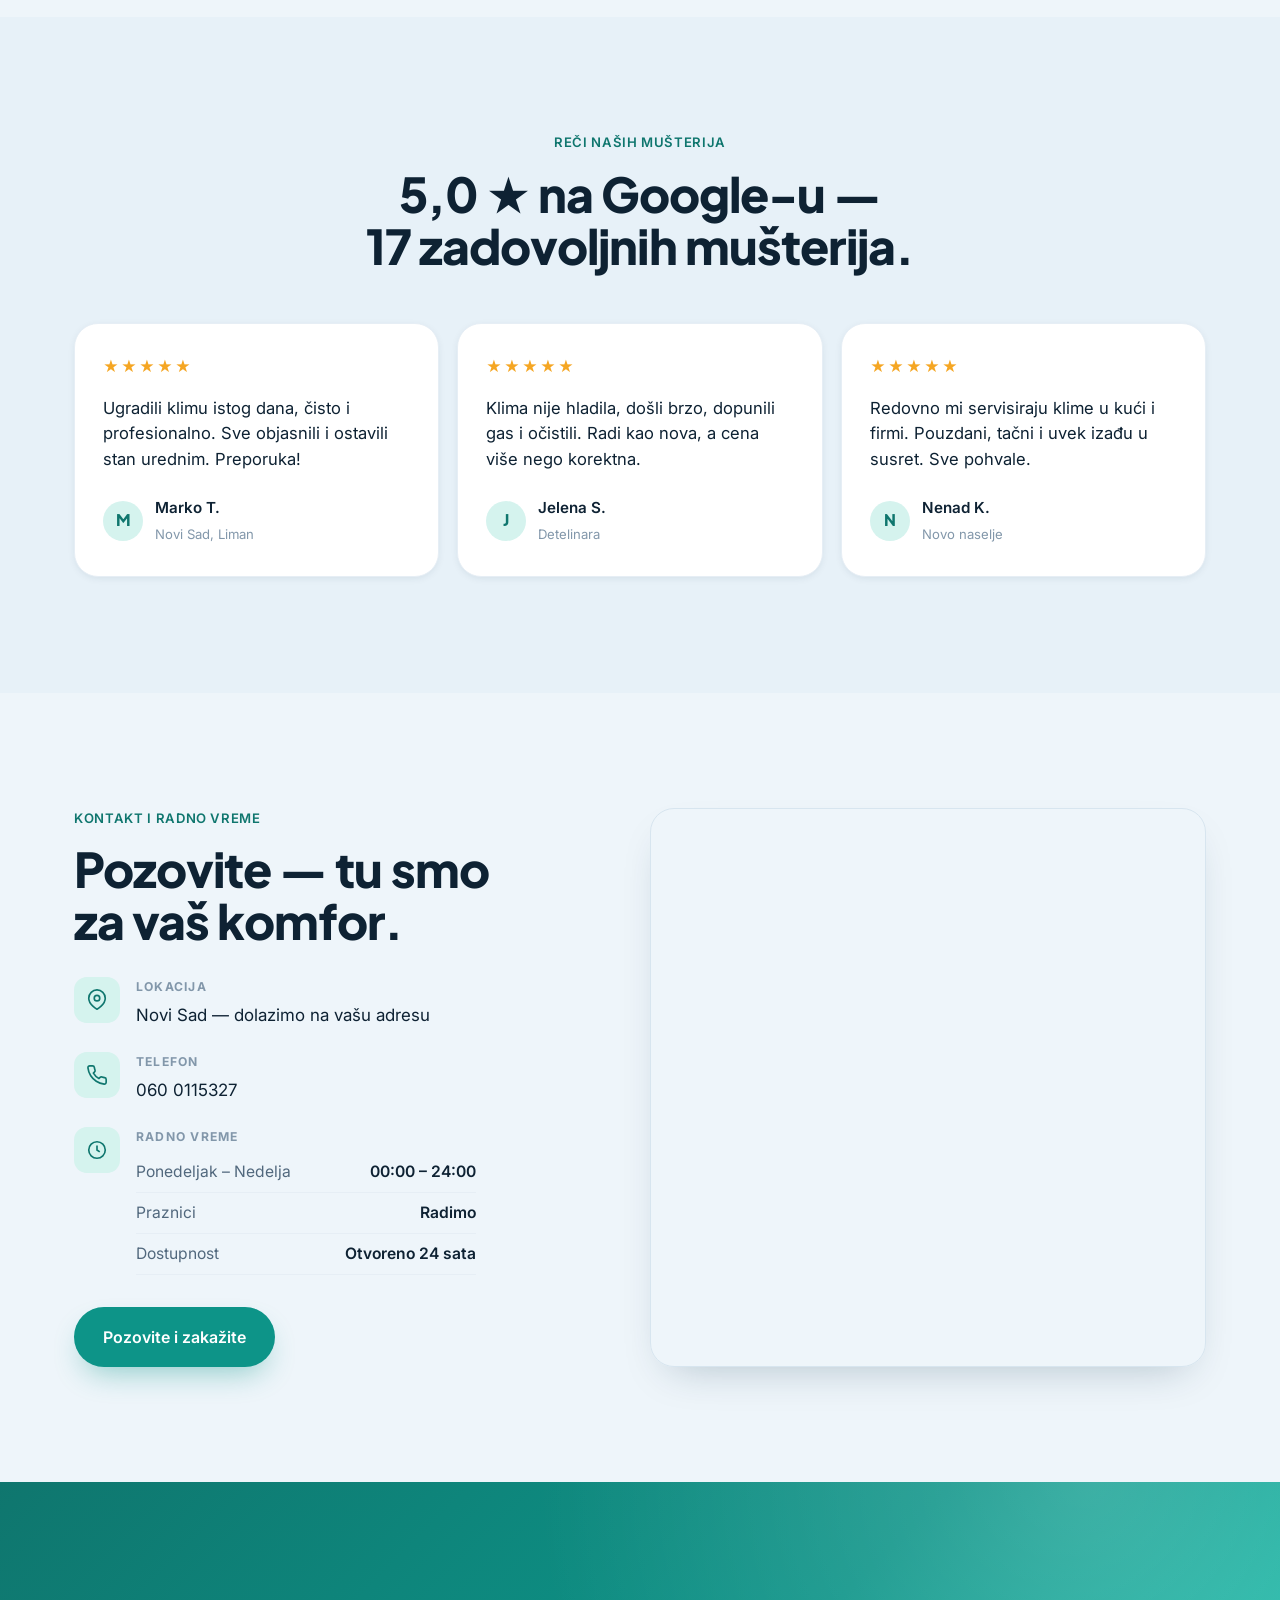
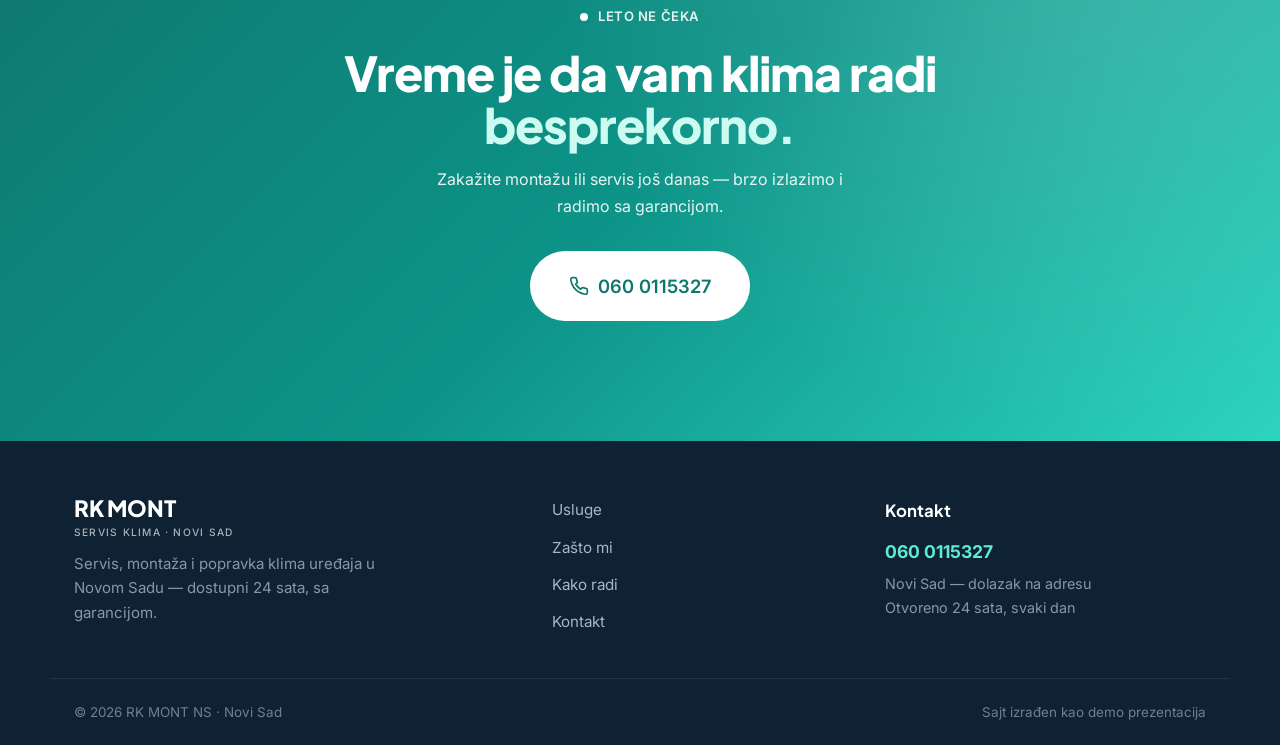
<file: rkmont/index.html>
<!DOCTYPE html>
<html lang="sr" class="no-js">
<head>
  <meta charset="UTF-8" />
  <meta name="viewport" content="width=device-width, initial-scale=1.0" />
  <title>RK MONT NS — Servis klima uređaja 0–24h, Novi Sad</title>
  <meta name="description" content="RK MONT NS — montaža, servis i popravka klima uređaja u Novom Sadu, dostupni 24 sata. Brz izlazak i garancija na rad. Pozovite: 060 0115327." />

  <meta property="og:title" content="RK MONT NS — Servis klima, Novi Sad" />
  <meta property="og:description" content="Montaža i servis klima uređaja u Novom Sadu, dostupni 24 sata. Ocena 5,0 ★." />
  <meta property="og:type" content="website" />
  <meta property="og:locale" content="sr_RS" />
  <meta name="theme-color" content="#0d9488" />

  <link rel="icon" type="image/svg+xml" href="assets/favicon.svg" />

  <link rel="preconnect" href="https://fonts.googleapis.com" />
  <link rel="preconnect" href="https://fonts.gstatic.com" crossorigin />
  <link href="https://fonts.googleapis.com/css2?family=Plus+Jakarta+Sans:wght@500;600;700;800&family=Inter:wght@400;500;600&display=swap" rel="stylesheet" />

  <link rel="stylesheet" href="styles.css" />
  <script>document.documentElement.classList.remove('no-js');document.documentElement.classList.add('js');</script>
</head>
<body>

  <!-- ============ HEADER ============ -->
  <header class="site-header" id="top">
    <div class="container header-inner">
      <a href="#top" class="brand" aria-label="RK MONT NS početna">
        <span class="brand-mark" aria-hidden="true">
          <svg viewBox="0 0 24 24" width="22" height="22" fill="none" stroke="currentColor" stroke-width="2" stroke-linecap="round" stroke-linejoin="round">
            <path d="M12 2v20M12 8 7 5M12 8l5-3M12 16l-5 3M12 16l5 3M2 12h20M8 12 5 7M8 12l-3 5M16 12l3-5M16 12l3 5"/>
          </svg>
        </span>
        <span class="brand-text">RK MONT<small>servis klima · Novi Sad</small></span>
      </a>

      <nav class="nav" aria-label="Glavna navigacija">
        <a href="#usluge">Usluge</a>
        <a href="#zasto">Zašto mi</a>
        <a href="#proces">Kako radi</a>
        <a href="#lokacija">Kontakt</a>
      </nav>

      <a href="tel:+381600115327" class="btn btn-call header-call">
        <svg viewBox="0 0 24 24" width="17" height="17" fill="none" stroke="currentColor" stroke-width="2" aria-hidden="true"><path d="M22 16.92v3a2 2 0 0 1-2.18 2 19.79 19.79 0 0 1-8.63-3.07 19.5 19.5 0 0 1-6-6 19.79 19.79 0 0 1-3.07-8.67A2 2 0 0 1 4.11 2h3a2 2 0 0 1 2 1.72c.13.96.36 1.9.7 2.81a2 2 0 0 1-.45 2.11L8.09 9.91a16 16 0 0 0 6 6l1.27-1.27a2 2 0 0 1 2.11-.45c.91.34 1.85.57 2.81.7A2 2 0 0 1 22 16.92z"/></svg>
        <span>060 0115327</span>
      </a>

      <button class="nav-toggle" aria-label="Otvori meni" aria-expanded="false" aria-controls="mobile-nav">
        <span></span><span></span><span></span>
      </button>
    </div>

    <div class="mobile-nav" id="mobile-nav" hidden>
      <a href="#usluge">Usluge</a>
      <a href="#zasto">Zašto mi</a>
      <a href="#proces">Kako radi</a>
      <a href="#lokacija">Kontakt</a>
      <a href="tel:+381600115327" class="btn btn-primary btn-block">Pozovi: 060 0115327</a>
    </div>
  </header>

  <main>
    <!-- ============ HERO ============ -->
    <section class="hero">
      <div class="hero-bg" aria-hidden="true"><div class="blob blob-1"></div><div class="blob blob-2"></div></div>
      <div class="container hero-grid">
        <div class="hero-copy">
          <p class="eyebrow reveal"><span class="dot"></span> Montaža i servis klima · Novi Sad</p>
          <h1 class="hero-title reveal" style="--reveal-delay:1">
            Sveže, tiho i<br><span class="accent-text">hladno kad treba.</span>
          </h1>
          <p class="hero-lede reveal" style="--reveal-delay:2">
            Profesionalna montaža, servis i popravka klima uređaja u Novom Sadu —
            dostupni 24 sata, brz izlazak i garancija na rad.
          </p>
          <div class="hero-cta reveal" style="--reveal-delay:3">
            <a href="tel:+381600115327" class="btn btn-primary btn-lg">
              <svg viewBox="0 0 24 24" width="19" height="19" fill="none" stroke="currentColor" stroke-width="2" aria-hidden="true"><path d="M22 16.92v3a2 2 0 0 1-2.18 2 19.79 19.79 0 0 1-8.63-3.07 19.5 19.5 0 0 1-6-6 19.79 19.79 0 0 1-3.07-8.67A2 2 0 0 1 4.11 2h3a2 2 0 0 1 2 1.72c.13.96.36 1.9.7 2.81a2 2 0 0 1-.45 2.11L8.09 9.91a16 16 0 0 0 6 6l1.27-1.27a2 2 0 0 1 2.11-.45c.91.34 1.85.57 2.81.7A2 2 0 0 1 22 16.92z"/></svg>
              Pozovite: 060 0115327
            </a>
            <a href="#usluge" class="btn btn-soft btn-lg">Pogledaj usluge →</a>
          </div>

          <ul class="hero-chips reveal" style="--reveal-delay:4">
            <li><span class="chip-ico">✓</span> Dostupni 24 sata</li>
            <li><span class="chip-ico">✓</span> Garancija na rad</li>
            <li><span class="chip-ico">✓</span> Sve marke uređaja</li>
          </ul>
        </div>

        <div class="hero-visual reveal" style="--reveal-delay:2">
          <div class="hero-card">
            <div class="ac-illustration" aria-hidden="true">
              <div class="ac-unit">
                <span class="ac-led"></span>
                <span class="ac-vent"></span>
                <span class="ac-display">21°</span>
              </div>
              <div class="ac-air">
                <svg viewBox="0 0 24 24" fill="none" stroke="currentColor" stroke-width="1.6" stroke-linecap="round"><path d="M12 2v20M12 8 7 5M12 8l5-3M12 16l-5 3M12 16l5 3M2 12h20M8 12 5 7M8 12l-3 5M16 12l3-5M16 12l3 5"/></svg>
                <svg viewBox="0 0 24 24" fill="none" stroke="currentColor" stroke-width="1.6" stroke-linecap="round"><path d="M12 2v20M12 8 7 5M12 8l5-3M12 16l-5 3M12 16l5 3M2 12h20M8 12 5 7M8 12l-3 5M16 12l3-5M16 12l3 5"/></svg>
                <svg viewBox="0 0 24 24" fill="none" stroke="currentColor" stroke-width="1.6" stroke-linecap="round"><path d="M12 2v20M12 8 7 5M12 8l5-3M12 16l-5 3M12 16l5 3M2 12h20M8 12 5 7M8 12l-3 5M16 12l3-5M16 12l3 5"/></svg>
              </div>
            </div>
            <div class="hero-rating">
              <span class="rating-num">5,0</span>
              <span class="rating-stars">★★★★★</span>
              <span class="rating-meta">17 Google recenzija</span>
            </div>
          </div>
        </div>
      </div>
    </section>

    <!-- ============ TRUST STRIP ============ -->
    <section class="trust-strip" aria-label="Garancije">
      <div class="container trust-inner">
        <div class="trust-item"><strong>0–24h</strong><span>dostupni svaki dan</span></div>
        <div class="trust-item"><strong>Garancija</strong><span>na ugradnju i servis</span></div>
        <div class="trust-item"><strong>5,0 ★</strong><span>od 17 mušterija</span></div>
        <div class="trust-item"><strong>Sve marke</strong><span>i svi modeli</span></div>
      </div>
    </section>

    <!-- ============ USLUGE ============ -->
    <section class="section" id="usluge">
      <div class="container">
        <header class="section-head center reveal">
          <p class="section-kicker">Naše usluge</p>
          <h2 class="section-title">Sve za vašu klimu —<br>od montaže do servisa.</h2>
          <p class="section-sub">Kompletna usluga za stan, kuću i poslovni prostor: ugradnja, održavanje i hitne popravke svih marki klima uređaja.</p>
        </header>

        <div class="svc-grid">
          <article class="svc reveal">
            <div class="svc-ico"><svg viewBox="0 0 24 24" fill="none" stroke="currentColor" stroke-width="1.7"><rect x="2" y="6" width="20" height="9" rx="2"/><path d="M6 19h2M11 19h2M16 19h2M5 11h8"/></svg></div>
            <h3>Montaža klima uređaja</h3>
            <p>Profesionalna ugradnja split sistema — uredno, bez curenja, sa vakumiranjem i probnim radom.</p>
            <span class="svc-tag">Najtraženije</span>
          </article>
          <article class="svc reveal" style="--reveal-delay:1">
            <div class="svc-ico"><svg viewBox="0 0 24 24" fill="none" stroke="currentColor" stroke-width="1.7"><path d="M3 12a9 9 0 0 1 9-9 9 9 0 0 1 9 9"/><path d="M3 12h18M8 16l-2 4M16 16l2 4M12 16v5"/></svg></div>
            <h3>Servis i dubinsko čišćenje</h3>
            <p>Pranje i dezinfekcija isparivača i filtera — zdrav vazduh, bez neprijatnog mirisa i manja potrošnja struje.</p>
          </article>
          <article class="svc reveal" style="--reveal-delay:2">
            <div class="svc-ico"><svg viewBox="0 0 24 24" fill="none" stroke="currentColor" stroke-width="1.7"><path d="M12 2s6 6 6 11a6 6 0 0 1-12 0c0-5 6-11 6-11z"/></svg></div>
            <h3>Dopuna freona (gasa)</h3>
            <p>Provera pritiska i dopuna rashladnog gasa za pun hladni učinak i ispravan rad uređaja.</p>
          </article>
          <article class="svc reveal" style="--reveal-delay:1">
            <div class="svc-ico"><svg viewBox="0 0 24 24" fill="none" stroke="currentColor" stroke-width="1.7"><path d="M14.7 6.3a4 4 0 0 0-5.4 5.4L3 18l3 3 6.3-6.3a4 4 0 0 0 5.4-5.4l-2.3 2.3-2-2 2.3-2.3z"/></svg></div>
            <h3>Popravka i dijagnostika</h3>
            <p>Brzo otkrivamo kvar i popravljamo sve marke — uređaj koji ne hladi, curi ili ne pali ponovo radi.</p>
          </article>
          <article class="svc reveal" style="--reveal-delay:2">
            <div class="svc-ico"><svg viewBox="0 0 24 24" fill="none" stroke="currentColor" stroke-width="1.7"><path d="M5 9l7-5 7 5v9a1 1 0 0 1-1 1h-4v-6H10v6H6a1 1 0 0 1-1-1z"/></svg></div>
            <h3>Demontaža i premeštanje</h3>
            <p>Selite se ili krečite? Bezbedno skidamo uređaj i ponovo ga montiramo na novom mestu.</p>
          </article>
          <article class="svc reveal" style="--reveal-delay:3">
            <div class="svc-ico"><svg viewBox="0 0 24 24" fill="none" stroke="currentColor" stroke-width="1.7"><path d="M9 11l3 3L22 4"/><path d="M21 12v7a1 1 0 0 1-1 1H4a1 1 0 0 1-1-1V5a1 1 0 0 1 1-1h11"/></svg></div>
            <h3>Savet i prodaja</h3>
            <p>Pomognemo da izaberete pravu snagu i model za vaš prostor — bez preplaćivanja onoga što vam ne treba.</p>
          </article>
        </div>
      </div>
    </section>

    <!-- ============ ZAŠTO MI ============ -->
    <section class="section section-tint" id="zasto">
      <div class="container">
        <header class="section-head center reveal">
          <p class="section-kicker">Zašto baš mi</p>
          <h2 class="section-title">Čisto, brzo i pošteno —<br>zato nas preporučuju.</h2>
        </header>
        <div class="why-grid">
          <article class="why reveal">
            <span class="why-ico"><svg viewBox="0 0 24 24" fill="none" stroke="currentColor" stroke-width="1.7"><path d="M13 2 3 14h7l-1 8 10-12h-7z"/></svg></span>
            <h3>Dostupni 24 sata</h3>
            <p>Klima stala usred letnje noći? Tu smo non-stop — pozovite u bilo koje doba, svaki dan.</p>
          </article>
          <article class="why reveal" style="--reveal-delay:1">
            <span class="why-ico"><svg viewBox="0 0 24 24" fill="none" stroke="currentColor" stroke-width="1.7"><path d="M12 2 4 6v6c0 5 3.5 8 8 10 4.5-2 8-5 8-10V6z"/><path d="M9 12l2 2 4-4"/></svg></span>
            <h3>Garancija na rad</h3>
            <p>Pisana garancija na ugradnju i servis. Stojimo iza svakog posla koji uradimo.</p>
          </article>
          <article class="why reveal" style="--reveal-delay:2">
            <span class="why-ico"><svg viewBox="0 0 24 24" fill="none" stroke="currentColor" stroke-width="1.7"><path d="M4 20s2-2 8-2 8 2 8 2"/><path d="M9 11h.01M15 11h.01M8 4h8l1 4H7z"/><path d="M7 8v3a5 5 0 0 0 10 0V8"/></svg></span>
            <h3>Uredno i čisto</h3>
            <p>Radimo bez nereda u vašem domu — za nama ostaje samo sveže ohlađen prostor.</p>
          </article>
          <article class="why reveal" style="--reveal-delay:3">
            <span class="why-ico"><svg viewBox="0 0 24 24" fill="none" stroke="currentColor" stroke-width="1.7"><circle cx="12" cy="8" r="6"/><path d="M8.5 13.5 7 22l5-3 5 3-1.5-8.5"/></svg></span>
            <h3>5,0 ★ od 17 ocena</h3>
            <p>Ocena koju gradimo godinama poštenim radom i korektnim cenama. Većina dolazi na preporuku.</p>
          </article>
        </div>
      </div>
    </section>

    <!-- ============ PROCES ============ -->
    <section class="section" id="proces">
      <div class="container">
        <header class="section-head center reveal">
          <p class="section-kicker">Kako radi</p>
          <h2 class="section-title">Od poziva do hladne sobe<br>u četiri koraka.</h2>
        </header>
        <ol class="process">
          <li class="proc-step reveal"><span class="proc-num">01</span><h3>Pozovete</h3><p>Javite nam šta vam treba i gde ste — dogovorimo termin koji vama odgovara.</p></li>
          <li class="proc-step reveal" style="--reveal-delay:1"><span class="proc-num">02</span><h3>Procena i ponuda</h3><p>Izlazimo na teren, predlažemo rešenje i kažemo jasnu cenu unapred.</p></li>
          <li class="proc-step reveal" style="--reveal-delay:2"><span class="proc-num">03</span><h3>Montaža / servis</h3><p>Odradimo posao stručno, čisto i u dogovorenom roku.</p></li>
          <li class="proc-step reveal" style="--reveal-delay:3"><span class="proc-num">04</span><h3>Garancija</h3><p>Predamo vam uređaj u radu, sa garancijom i savetom za održavanje.</p></li>
        </ol>
      </div>
    </section>

    <!-- ============ RECENZIJE ============ -->
    <!-- NAPOMENA ZA VLASNIKA: zamenite ovim pravim Google recenzijama pre slanja. -->
    <section class="section section-tint" id="recenzije">
      <div class="container">
        <header class="section-head center reveal">
          <p class="section-kicker">Reči naših mušterija</p>
          <h2 class="section-title">5,0 ★ na Google-u —<br>17 zadovoljnih mušterija.</h2>
        </header>
        <div class="quotes">
          <figure class="quote reveal">
            <div class="stars" aria-label="5 od 5">★★★★★</div>
            <blockquote>Ugradili klimu istog dana, čisto i profesionalno. Sve objasnili i ostavili stan urednim. Preporuka!</blockquote>
            <figcaption><span class="q-avatar">M</span><span><b>Marko T.</b><small>Novi Sad, Liman</small></span></figcaption>
          </figure>
          <figure class="quote reveal" style="--reveal-delay:1">
            <div class="stars" aria-label="5 od 5">★★★★★</div>
            <blockquote>Klima nije hladila, došli brzo, dopunili gas i očistili. Radi kao nova, a cena više nego korektna.</blockquote>
            <figcaption><span class="q-avatar">J</span><span><b>Jelena S.</b><small>Detelinara</small></span></figcaption>
          </figure>
          <figure class="quote reveal" style="--reveal-delay:2">
            <div class="stars" aria-label="5 od 5">★★★★★</div>
            <blockquote>Redovno mi servisiraju klime u kući i firmi. Pouzdani, tačni i uvek izađu u susret. Sve pohvale.</blockquote>
            <figcaption><span class="q-avatar">N</span><span><b>Nenad K.</b><small>Novo naselje</small></span></figcaption>
          </figure>
        </div>
      </div>
    </section>

    <!-- ============ LOKACIJA / KONTAKT ============ -->
    <section class="section" id="lokacija">
      <div class="container">
        <div class="loc-grid">
          <div class="loc-info reveal">
            <p class="section-kicker">Kontakt i radno vreme</p>
            <h2 class="section-title">Pozovite — tu smo<br>za vaš komfor.</h2>

            <ul class="loc-list">
              <li>
                <span class="loc-ico"><svg viewBox="0 0 24 24" fill="none" stroke="currentColor" stroke-width="1.8"><path d="M21 10c0 7-9 12-9 12s-9-5-9-12a9 9 0 0 1 18 0z"/><circle cx="12" cy="10" r="3"/></svg></span>
                <div><strong>Lokacija</strong><p>Novi Sad — dolazimo na vašu adresu</p></div>
              </li>
              <li>
                <span class="loc-ico"><svg viewBox="0 0 24 24" fill="none" stroke="currentColor" stroke-width="1.8"><path d="M22 16.92v3a2 2 0 0 1-2.18 2 19.79 19.79 0 0 1-8.63-3.07 19.5 19.5 0 0 1-6-6 19.79 19.79 0 0 1-3.07-8.67A2 2 0 0 1 4.11 2h3a2 2 0 0 1 2 1.72c.13.96.36 1.9.7 2.81a2 2 0 0 1-.45 2.11L8.09 9.91a16 16 0 0 0 6 6l1.27-1.27a2 2 0 0 1 2.11-.45c.91.34 1.85.57 2.81.7A2 2 0 0 1 22 16.92z"/></svg></span>
                <div><strong>Telefon</strong><p><a href="tel:+381600115327">060 0115327</a></p></div>
              </li>
              <li>
                <span class="loc-ico"><svg viewBox="0 0 24 24" fill="none" stroke="currentColor" stroke-width="1.8"><circle cx="12" cy="12" r="9"/><path d="M12 7v5l3 2"/></svg></span>
                <div>
                  <strong>Radno vreme</strong>
                  <table class="hours">
                    <tr><td>Ponedeljak – Nedelja</td><td>00:00 – 24:00</td></tr>
                    <tr><td>Praznici</td><td>Radimo</td></tr>
                    <tr><td>Dostupnost</td><td class="closed">Otvoreno 24 sata</td></tr>
                  </table>
                </div>
              </li>
            </ul>

            <a href="tel:+381600115327" class="btn btn-primary btn-lg">Pozovite i zakažite</a>
          </div>

          <div class="loc-map reveal" style="--reveal-delay:1">
            <iframe
              title="RK MONT NS — Novi Sad"
              src="https://www.google.com/maps?q=Novi%20Sad&z=12&output=embed"
              width="100%" height="100%" style="border:0" loading="lazy"
              referrerpolicy="no-referrer-when-downgrade"></iframe>
          </div>
        </div>
      </div>
    </section>

    <!-- ============ FINAL CTA ============ -->
    <section class="cta-final">
      <div class="container cta-inner reveal">
        <p class="eyebrow eyebrow-light"><span class="dot"></span> Leto ne čeka</p>
        <h2>Vreme je da vam klima radi<br><em>besprekorno.</em></h2>
        <p class="cta-sub">Zakažite montažu ili servis još danas — brzo izlazimo i radimo sa garancijom.</p>
        <a href="tel:+381600115327" class="btn btn-light btn-xl">
          <svg viewBox="0 0 24 24" width="20" height="20" fill="none" stroke="currentColor" stroke-width="2" aria-hidden="true"><path d="M22 16.92v3a2 2 0 0 1-2.18 2 19.79 19.79 0 0 1-8.63-3.07 19.5 19.5 0 0 1-6-6 19.79 19.79 0 0 1-3.07-8.67A2 2 0 0 1 4.11 2h3a2 2 0 0 1 2 1.72c.13.96.36 1.9.7 2.81a2 2 0 0 1-.45 2.11L8.09 9.91a16 16 0 0 0 6 6l1.27-1.27a2 2 0 0 1 2.11-.45c.91.34 1.85.57 2.81.7A2 2 0 0 1 22 16.92z"/></svg>
          060 0115327
        </a>
      </div>
    </section>
  </main>

  <!-- ============ FOOTER ============ -->
  <footer class="site-footer">
    <div class="container footer-inner">
      <div class="footer-brand">
        <span class="brand-text light">RK MONT<small>servis klima · Novi Sad</small></span>
        <p>Servis, montaža i popravka klima uređaja u Novom Sadu — dostupni 24 sata, sa garancijom.</p>
      </div>
      <nav class="footer-nav" aria-label="Footer">
        <a href="#usluge">Usluge</a>
        <a href="#zasto">Zašto mi</a>
        <a href="#proces">Kako radi</a>
        <a href="#lokacija">Kontakt</a>
      </nav>
      <div class="footer-contact">
        <strong>Kontakt</strong>
        <a href="tel:+381600115327" class="footer-phone">060 0115327</a>
        <p>Novi Sad — dolazak na adresu<br>Otvoreno 24 sata, svaki dan</p>
      </div>
    </div>
    <div class="container footer-bottom">
      <p>© <span id="year">2026</span> RK MONT NS · Novi Sad</p>
      <p class="footer-credit">Sajt izrađen kao demo prezentacija</p>
    </div>
  </footer>

  <!-- ============ STICKY MOBILE CALL ============ -->
  <a href="tel:+381600115327" class="sticky-call" aria-label="Pozovi RK MONT NS">
    <svg viewBox="0 0 24 24" width="20" height="20" fill="none" stroke="currentColor" stroke-width="2.2" aria-hidden="true"><path d="M22 16.92v3a2 2 0 0 1-2.18 2 19.79 19.79 0 0 1-8.63-3.07 19.5 19.5 0 0 1-6-6 19.79 19.79 0 0 1-3.07-8.67A2 2 0 0 1 4.11 2h3a2 2 0 0 1 2 1.72c.13.96.36 1.9.7 2.81a2 2 0 0 1-.45 2.11L8.09 9.91a16 16 0 0 0 6 6l1.27-1.27a2 2 0 0 1 2.11-.45c.91.34 1.85.57 2.81.7A2 2 0 0 1 22 16.92z"/></svg>
    <span>Pozovite nas — 060 0115327</span>
  </a>

  <script src="script.js"></script>
</body>
</html>
</file>
<file: styles.css>
/* ============================================================
   Servis klima Knežević — fresh "cool air" identity
   Light airy canvas, sky-blue → cyan accent, Plus Jakarta + Inter
   ============================================================ */

:root {
  --bg:        #eef5fa;
  --surface:   #ffffff;
  --surface-2: #f3f9fc;
  --tint:      #e7f1f8;
  --line:      #d7e5ef;
  --line-soft: #e6eef5;

  --ink:       #0e2233;
  --ink-mid:   #51687d;
  --ink-dim:   #8297aa;

  --accent:      #0ea5e9;   /* sky */
  --accent-deep: #0284c7;
  --accent-dark: #075985;
  --accent-soft: #e0f2fe;
  --cyan:        #06b6d4;
  --ink-on:      #ffffff;

  --grad: linear-gradient(135deg, #0891b2 0%, #0ea5e9 52%, #38bdf8 100%);

  --shadow-sm: 0 2px 10px -3px rgba(8, 47, 73, 0.14);
  --shadow:    0 18px 44px -20px rgba(8, 47, 73, 0.28);
  --shadow-lg: 0 34px 70px -30px rgba(8, 47, 73, 0.4);
  --shadow-accent: 0 14px 30px -10px rgba(14, 165, 233, 0.45);

  --radius:    16px;
  --radius-lg: 24px;
  --maxw:      1180px;

  --font-display: 'Plus Jakarta Sans', system-ui, sans-serif;
  --font-body:    'Inter', system-ui, sans-serif;
  --ease: cubic-bezier(0.16, 1, 0.3, 1);
}

* { margin: 0; padding: 0; box-sizing: border-box; }
html { scroll-behavior: smooth; -webkit-text-size-adjust: 100%; }
body {
  font-family: var(--font-body); background: var(--bg); color: var(--ink);
  line-height: 1.65; -webkit-font-smoothing: antialiased; text-rendering: optimizeLegibility; overflow-x: hidden;
}
a { color: inherit; text-decoration: none; }
img, svg, iframe { display: block; max-width: 100%; }
ul, ol { list-style: none; }
.container { width: 100%; max-width: var(--maxw); margin: 0 auto; padding: 0 24px; }

.eyebrow { font-size: 0.82rem; font-weight: 600; letter-spacing: 0.04em; text-transform: uppercase; color: var(--accent-deep); display: inline-flex; align-items: center; gap: 10px; }
.eyebrow .dot { width: 8px; height: 8px; border-radius: 50%; background: var(--cyan); }
.eyebrow-light { color: rgba(255,255,255,0.9); }
.eyebrow-light .dot { background: #fff; }
.accent-text { color: var(--accent); }

/* ---------------- BUTTONS ---------------- */
.btn {
  --pad-y: 13px; --pad-x: 22px;
  display: inline-flex; align-items: center; justify-content: center; gap: 9px;
  font-family: var(--font-body); font-weight: 600; font-size: 0.97rem;
  padding: var(--pad-y) var(--pad-x); border-radius: 999px; border: 1.5px solid transparent; cursor: pointer;
  transition: transform 0.2s var(--ease), background 0.2s var(--ease), box-shadow 0.2s var(--ease), border-color 0.2s var(--ease), color 0.2s var(--ease);
  white-space: nowrap;
}
.btn svg { flex-shrink: 0; }
.btn:hover { transform: translateY(-2px); }
.btn:active { transform: scale(0.97); }
.btn-primary { background: var(--accent); color: #fff; box-shadow: var(--shadow-accent); }
.btn-primary:hover { background: var(--accent-deep); }
.btn-soft { background: var(--surface); color: var(--ink); border-color: var(--line); }
.btn-soft:hover { border-color: var(--accent); color: var(--accent-deep); }
.btn-call { background: var(--accent-soft); color: var(--accent-deep); padding: 10px 18px; }
.btn-call:hover { background: var(--accent); color: #fff; }
.btn-light { background: #fff; color: var(--accent-deep); }
.btn-light:hover { background: #fff; box-shadow: 0 18px 38px -14px rgba(0,0,0,0.35); }
.btn-lg { --pad-y: 16px; --pad-x: 28px; font-size: 1rem; }
.btn-xl { --pad-y: 19px; --pad-x: 38px; font-size: 1.15rem; }
.btn-block { width: 100%; }

/* ---------------- HEADER ---------------- */
.site-header {
  position: sticky; top: 0; z-index: 100;
  background: rgba(238, 245, 250, 0.82); backdrop-filter: blur(16px) saturate(140%); -webkit-backdrop-filter: blur(16px) saturate(140%);
  border-bottom: 1px solid var(--line-soft);
}
.header-inner { display: flex; align-items: center; gap: 24px; height: 74px; }
.brand { display: inline-flex; align-items: center; gap: 12px; margin-right: auto; }
.brand-mark { color: #fff; background: var(--grad); width: 44px; height: 44px; border-radius: 13px; display: grid; place-items: center; box-shadow: var(--shadow-accent); }
.brand-text { font-family: var(--font-display); font-weight: 800; font-size: 1.25rem; letter-spacing: -0.01em; line-height: 1.05; color: var(--ink); }
.brand-text small { display: block; font-family: var(--font-body); font-weight: 500; font-size: 0.64rem; letter-spacing: 0.12em; text-transform: uppercase; color: var(--ink-dim); margin-top: 2px; }
.brand-text.light { color: #fff; }
.brand-text.light small { color: rgba(255,255,255,0.65); }

.nav { display: flex; gap: 30px; }
.nav a { font-size: 0.95rem; font-weight: 500; color: var(--ink-mid); position: relative; padding: 4px 0; transition: color 0.2s var(--ease); }
.nav a::after { content: ''; position: absolute; left: 0; bottom: -2px; width: 0; height: 2px; background: var(--accent); border-radius: 2px; transition: width 0.25s var(--ease); }
.nav a:hover { color: var(--ink); }
.nav a:hover::after { width: 100%; }

.nav-toggle { display: none; flex-direction: column; gap: 5px; background: none; border: 0; cursor: pointer; padding: 8px; }
.nav-toggle span { width: 24px; height: 2px; background: var(--ink); border-radius: 2px; transition: 0.25s var(--ease); display: block; }
.nav-toggle[aria-expanded="true"] span:nth-child(1) { transform: translateY(7px) rotate(45deg); }
.nav-toggle[aria-expanded="true"] span:nth-child(2) { opacity: 0; }
.nav-toggle[aria-expanded="true"] span:nth-child(3) { transform: translateY(-7px) rotate(-45deg); }
.mobile-nav { display: flex; flex-direction: column; gap: 4px; padding: 14px 24px 22px; background: var(--surface); border-bottom: 1px solid var(--line); }
.mobile-nav[hidden] { display: none; }
.mobile-nav a { padding: 13px 4px; font-weight: 600; color: var(--ink-mid); border-bottom: 1px solid var(--line-soft); }
.mobile-nav a.btn { border: 1.5px solid transparent; margin-top: 12px; color: #fff; justify-content: center; }

/* ---------------- HERO ---------------- */
.hero { position: relative; overflow: hidden; padding: clamp(46px, 8vw, 88px) 0 clamp(54px, 9vw, 100px); }
.hero-bg { position: absolute; inset: 0; pointer-events: none; }
.blob { position: absolute; border-radius: 50%; filter: blur(90px); }
.blob-1 { width: 520px; height: 520px; background: rgba(56,189,248,0.28); top: -150px; right: -90px; animation: float1 22s var(--ease) infinite; }
.blob-2 { width: 420px; height: 420px; background: rgba(6,182,212,0.18); bottom: -160px; left: -110px; animation: float2 18s var(--ease) infinite; }
@keyframes float1 { 0%,100%{transform:translate(0,0)} 50%{transform:translate(-40px,40px)} }
@keyframes float2 { 0%,100%{transform:translate(0,0)} 50%{transform:translate(40px,-30px)} }

.hero-grid { position: relative; z-index: 1; display: grid; grid-template-columns: 1.05fr 0.95fr; gap: clamp(40px, 6vw, 76px); align-items: center; }
.hero-title { font-family: var(--font-display); font-weight: 800; font-size: clamp(2.4rem, 6vw, 4.2rem); line-height: 1.04; letter-spacing: -0.025em; margin: 20px 0 0; }
.hero-lede { font-size: clamp(1.05rem, 1.8vw, 1.25rem); color: var(--ink-mid); max-width: 50ch; margin: 22px 0 0; }
.hero-cta { display: flex; flex-wrap: wrap; gap: 14px; margin: 32px 0 0; }
.hero-chips { display: flex; flex-wrap: wrap; gap: 10px 22px; margin: 30px 0 0; }
.hero-chips li { display: inline-flex; align-items: center; gap: 9px; font-size: 0.95rem; font-weight: 500; color: var(--ink-mid); }
.chip-ico { width: 22px; height: 22px; border-radius: 50%; background: var(--accent-soft); color: var(--accent-deep); display: grid; place-items: center; font-size: 0.75rem; font-weight: 700; }

/* hero visual — AC illustration */
.hero-visual { position: relative; }
.hero-card { position: relative; background: var(--grad); border-radius: var(--radius-lg); padding: 38px 34px 30px; box-shadow: var(--shadow-lg); overflow: hidden; min-height: 360px; display: flex; flex-direction: column; justify-content: space-between; }
.hero-card::before { content: ''; position: absolute; inset: 0; background: radial-gradient(circle at 80% 10%, rgba(255,255,255,0.25), transparent 45%); pointer-events: none; }
.ac-illustration { position: relative; z-index: 1; }
.ac-unit {
  position: relative; height: 78px; border-radius: 14px;
  background: linear-gradient(180deg, #ffffff, #eaf6fd); box-shadow: 0 12px 26px -12px rgba(3,37,65,0.5), inset 0 -8px 14px -8px rgba(8,47,73,0.18);
}
.ac-unit::after { content: ''; position: absolute; left: 14px; right: 14px; bottom: 12px; height: 8px; border-radius: 4px; background: repeating-linear-gradient(90deg, #cfe7f5 0 6px, #eaf6fd 6px 9px); }
.ac-led { position: absolute; left: 18px; top: 16px; width: 9px; height: 9px; border-radius: 50%; background: var(--cyan); box-shadow: 0 0 0 3px rgba(6,182,212,0.25); animation: led 2.6s ease-in-out infinite; }
@keyframes led { 0%,100%{opacity:1} 50%{opacity:0.35} }
.ac-display { position: absolute; right: 16px; top: 12px; font-family: var(--font-display); font-weight: 800; font-size: 0.95rem; color: var(--accent-deep); }
.ac-air { display: flex; gap: 26px; justify-content: center; margin-top: 30px; color: rgba(255,255,255,0.92); }
.ac-air svg { width: 40px; height: 40px; animation: drift 3.4s ease-in-out infinite; }
.ac-air svg:nth-child(2) { animation-delay: 0.5s; opacity: 0.8; width: 32px; height: 32px; }
.ac-air svg:nth-child(3) { animation-delay: 1s; }
@keyframes drift { 0%,100%{transform:translateY(0); opacity:0.55} 50%{transform:translateY(10px); opacity:1} }

.hero-rating { position: relative; z-index: 1; display: flex; align-items: center; gap: 10px; flex-wrap: wrap; background: rgba(255,255,255,0.96); border-radius: 14px; padding: 12px 16px; margin-top: 30px; box-shadow: var(--shadow-sm); }
.rating-num { font-family: var(--font-display); font-weight: 800; font-size: 1.4rem; color: var(--accent-deep); }
.rating-stars { color: #f5a623; letter-spacing: 1px; }
.rating-meta { color: var(--ink-mid); font-size: 0.82rem; font-weight: 500; margin-left: auto; }

/* ---------------- TRUST STRIP ---------------- */
.trust-strip { background: var(--ink); }
.trust-inner { display: grid; grid-template-columns: repeat(4, 1fr); gap: 18px; padding: 24px 24px; }
.trust-item { color: #cfe0ee; text-align: center; }
.trust-item strong { display: block; font-family: var(--font-display); font-weight: 800; font-size: 1.2rem; color: #fff; }
.trust-item strong { color: #7dd3fc; }
.trust-item span { font-size: 0.86rem; color: #9fb4c6; }

/* ---------------- SECTIONS ---------------- */
.section { padding: clamp(60px, 9vw, 116px) 0; }
.section-tint { background: var(--tint); }
.section-head { max-width: 640px; margin-bottom: 52px; }
.section-head.center { margin-inline: auto; text-align: center; }
.section-kicker { font-size: 0.82rem; font-weight: 600; letter-spacing: 0.05em; text-transform: uppercase; color: var(--accent-deep); margin-bottom: 14px; }
.section-title { font-family: var(--font-display); font-weight: 800; font-size: clamp(1.8rem, 4vw, 3rem); line-height: 1.08; letter-spacing: -0.02em; color: var(--ink); }
.section-sub { color: var(--ink-mid); font-size: 1.08rem; margin-top: 16px; }
.center .section-sub { margin-inline: auto; max-width: 54ch; }

/* ---------------- SERVICES ---------------- */
.svc-grid { display: grid; grid-template-columns: repeat(3, 1fr); gap: 18px; }
.svc { position: relative; background: var(--surface); border: 1px solid var(--line-soft); border-radius: var(--radius-lg); padding: 30px 28px; box-shadow: var(--shadow-sm); transition: transform 0.3s var(--ease), box-shadow 0.3s var(--ease), border-color 0.3s var(--ease); }
.svc:hover { transform: translateY(-5px); box-shadow: var(--shadow); border-color: var(--line); }
.svc-ico { width: 54px; height: 54px; border-radius: 15px; background: var(--accent-soft); color: var(--accent-deep); display: grid; place-items: center; margin-bottom: 20px; }
.svc-ico svg { width: 26px; height: 26px; }
.svc h3 { font-family: var(--font-display); font-weight: 700; font-size: 1.22rem; margin-bottom: 9px; color: var(--ink); }
.svc p { color: var(--ink-mid); font-size: 0.96rem; }
.svc-tag { display: inline-block; margin-top: 16px; font-size: 0.7rem; font-weight: 700; letter-spacing: 0.06em; text-transform: uppercase; color: var(--accent-deep); background: var(--accent-soft); border-radius: 999px; padding: 5px 12px; }

/* ---------------- WHY ---------------- */
.why-grid { display: grid; grid-template-columns: repeat(4, 1fr); gap: 18px; }
.why { background: var(--surface); border: 1px solid var(--line-soft); border-radius: var(--radius-lg); padding: 30px 26px; box-shadow: var(--shadow-sm); transition: transform 0.3s var(--ease), box-shadow 0.3s var(--ease); }
.why:hover { transform: translateY(-4px); box-shadow: var(--shadow); }
.why-ico { width: 52px; height: 52px; border-radius: 14px; background: var(--grad); color: #fff; display: grid; place-items: center; margin-bottom: 18px; box-shadow: var(--shadow-accent); }
.why-ico svg { width: 24px; height: 24px; }
.why h3 { font-family: var(--font-display); font-weight: 700; font-size: 1.18rem; margin-bottom: 7px; color: var(--ink); }
.why p { color: var(--ink-mid); font-size: 0.94rem; }

/* ---------------- PROCESS ---------------- */
.process { display: grid; grid-template-columns: repeat(4, 1fr); gap: 18px; }
.proc-step { position: relative; background: var(--surface); border: 1px solid var(--line-soft); border-radius: var(--radius); padding: 30px 26px; box-shadow: var(--shadow-sm); }
.proc-num { font-family: var(--font-display); font-weight: 800; font-size: 2rem; color: var(--accent-soft); -webkit-text-stroke: 1px var(--accent); display: block; margin-bottom: 12px; line-height: 1; }
.proc-step h3 { font-family: var(--font-display); font-weight: 700; font-size: 1.15rem; margin-bottom: 7px; }
.proc-step p { color: var(--ink-mid); font-size: 0.93rem; }

/* ---------------- QUOTES ---------------- */
.quotes { display: grid; grid-template-columns: repeat(3, 1fr); gap: 18px; }
.quote { background: var(--surface); border: 1px solid var(--line-soft); border-radius: var(--radius-lg); padding: 30px 28px; box-shadow: var(--shadow-sm); }
.stars { color: #f5a623; letter-spacing: 2px; font-size: 0.95rem; margin-bottom: 16px; }
.quote blockquote { font-size: 1.04rem; line-height: 1.55; color: var(--ink); margin-bottom: 22px; }
.quote figcaption { display: flex; align-items: center; gap: 12px; }
.q-avatar { width: 40px; height: 40px; border-radius: 50%; flex-shrink: 0; display: grid; place-items: center; background: var(--accent-soft); color: var(--accent-deep); font-family: var(--font-display); font-weight: 800; }
.quote figcaption b { font-weight: 600; font-size: 0.95rem; color: var(--ink); display: block; }
.quote figcaption small { color: var(--ink-dim); font-size: 0.82rem; }

/* ---------------- LOCATION ---------------- */
.loc-grid { display: grid; grid-template-columns: 1fr 1.1fr; gap: clamp(36px, 6vw, 70px); align-items: stretch; }
.loc-info .section-title { margin: 14px 0 30px; }
.loc-list { display: flex; flex-direction: column; gap: 22px; margin-bottom: 32px; }
.loc-list li { display: grid; grid-template-columns: auto 1fr; gap: 16px; align-items: start; }
.loc-ico { width: 46px; height: 46px; border-radius: 13px; background: var(--accent-soft); color: var(--accent-deep); display: grid; place-items: center; }
.loc-ico svg { width: 22px; height: 22px; }
.loc-list strong { font-size: 0.76rem; font-weight: 700; letter-spacing: 0.1em; text-transform: uppercase; color: var(--ink-dim); display: block; margin-bottom: 5px; }
.loc-list p { color: var(--ink); font-size: 1.06rem; }
.loc-list a:hover { color: var(--accent-deep); }
.hours { border-collapse: collapse; width: 100%; max-width: 340px; }
.hours td { padding: 7px 0; font-size: 0.98rem; color: var(--ink-mid); border-bottom: 1px solid var(--line-soft); }
.hours td:last-child { text-align: right; color: var(--ink); font-weight: 600; }
.hours .closed { color: var(--accent-deep); }
.loc-map { border-radius: var(--radius-lg); overflow: hidden; border: 1px solid var(--line); box-shadow: var(--shadow); min-height: 400px; }
.loc-map iframe { width: 100%; height: 100%; min-height: 400px; }

/* ---------------- FINAL CTA ---------------- */
.cta-final { background: var(--grad); color: #fff; text-align: center; padding: clamp(64px, 10vw, 120px) 0; position: relative; overflow: hidden; }
.cta-final::before { content: ''; position: absolute; inset: 0; background: radial-gradient(circle at 85% 0%, rgba(255,255,255,0.18), transparent 45%); }
.cta-inner { position: relative; z-index: 1; }
.cta-final .eyebrow { justify-content: center; }
.cta-final h2 { font-family: var(--font-display); font-weight: 800; font-size: clamp(1.8rem, 4vw, 3rem); line-height: 1.1; letter-spacing: -0.02em; margin: 18px 0 14px; }
.cta-final h2 em { font-style: normal; color: #d8f3ff; }
.cta-sub { color: rgba(255,255,255,0.9); max-width: 46ch; margin: 0 auto 32px; }

/* ---------------- FOOTER ---------------- */
.site-footer { background: var(--ink); color: #aebfcd; padding-top: 56px; }
.footer-inner { display: grid; grid-template-columns: 1.5fr 1fr 1.1fr; gap: 40px; padding-bottom: 44px; }
.footer-brand .brand-text { font-size: 1.4rem; }
.footer-brand p { color: #8398aa; margin-top: 14px; max-width: 34ch; font-size: 0.94rem; }
.footer-nav { display: flex; flex-direction: column; gap: 12px; }
.footer-nav a { color: #a6b8c7; font-size: 0.95rem; }
.footer-nav a:hover { color: #7dd3fc; }
.footer-contact strong { display: block; font-family: var(--font-display); color: #fff; font-size: 1.05rem; margin-bottom: 12px; }
.footer-contact a { display: block; color: #7dd3fc; font-weight: 700; font-size: 1.1rem; margin-bottom: 6px; }
.footer-contact a:hover { color: #bae6fd; }
.footer-contact p { color: #8398aa; font-size: 0.9rem; }
.footer-bottom { display: flex; justify-content: space-between; gap: 16px; flex-wrap: wrap; padding: 22px 24px; border-top: 1px solid rgba(255,255,255,0.08); }
.footer-bottom p { color: #6c8093; font-size: 0.84rem; }

/* ---------------- STICKY CALL ---------------- */
.sticky-call { position: fixed; left: 16px; right: 16px; bottom: 16px; z-index: 90; display: none; align-items: center; justify-content: center; gap: 10px; background: var(--accent); color: #fff; font-weight: 700; font-size: 1.02rem; padding: 16px; border-radius: 16px; box-shadow: 0 16px 34px -10px rgba(14,165,233,0.6); }
.sticky-call:active { transform: scale(0.98); }

/* ---------------- REVEAL ---------------- */
.js .reveal { opacity: 0; transform: translateY(22px); transition: opacity 0.7s var(--ease), transform 0.7s var(--ease); transition-delay: calc(var(--reveal-delay, 0) * 90ms); }
.js .reveal.revealed { opacity: 1; transform: translateY(0); }

/* ---------------- RESPONSIVE ---------------- */
@media (max-width: 960px) {
  .nav, .header-call { display: none; }
  .nav-toggle { display: flex; }
  .hero-grid { grid-template-columns: 1fr; }
  .hero-visual { max-width: 460px; margin: 0 auto; width: 100%; }
  .svc-grid { grid-template-columns: repeat(2, 1fr); }
  .why-grid { grid-template-columns: repeat(2, 1fr); }
  .process { grid-template-columns: repeat(2, 1fr); }
  .quotes { grid-template-columns: 1fr; }
  .loc-grid { grid-template-columns: 1fr; }
  .footer-inner { grid-template-columns: 1fr 1fr; }
}
@media (max-width: 620px) {
  .svc-grid { grid-template-columns: 1fr; }
  .why-grid { grid-template-columns: 1fr; }
  .process { grid-template-columns: 1fr; }
  .trust-inner { grid-template-columns: 1fr 1fr; gap: 22px 12px; }
  .hero-cta .btn { width: 100%; }
  .footer-inner { grid-template-columns: 1fr; gap: 30px; }
  .footer-bottom { flex-direction: column; gap: 6px; }
  .sticky-call { display: flex; }
  body { padding-bottom: 80px; }
}
@media (prefers-reduced-motion: reduce) {
  * { animation-duration: 0.01ms !important; animation-iteration-count: 1 !important; transition-duration: 0.01ms !important; scroll-behavior: auto !important; }
  .js .reveal { opacity: 1; transform: none; }
}
</file>
<file: rkmont/styles.css>
/* ============================================================
   Servis klima Knežević — fresh "cool air" identity
   Light airy canvas, sky-blue → cyan accent, Plus Jakarta + Inter
   ============================================================ */

:root {
  --bg:        #eef5fa;
  --surface:   #ffffff;
  --surface-2: #f3f9fc;
  --tint:      #e7f1f8;
  --line:      #d7e5ef;
  --line-soft: #e6eef5;

  --ink:       #0e2233;
  --ink-mid:   #51687d;
  --ink-dim:   #8297aa;

  --accent:      #0d9488;   /* sky */
  --accent-deep: #0f766e;
  --accent-dark: #115e59;
  --accent-soft: #d5f3ee;
  --cyan:        #14b8a6;
  --ink-on:      #ffffff;

  --grad: linear-gradient(135deg, #0f766e 0%, #0d9488 52%, #2dd4bf 100%);

  --shadow-sm: 0 2px 10px -3px rgba(8, 47, 73, 0.14);
  --shadow:    0 18px 44px -20px rgba(8, 47, 73, 0.28);
  --shadow-lg: 0 34px 70px -30px rgba(8, 47, 73, 0.4);
  --shadow-accent: 0 14px 30px -10px rgba(13, 148, 136, 0.45);

  --radius:    16px;
  --radius-lg: 24px;
  --maxw:      1180px;

  --font-display: 'Plus Jakarta Sans', system-ui, sans-serif;
  --font-body:    'Inter', system-ui, sans-serif;
  --ease: cubic-bezier(0.16, 1, 0.3, 1);
}

* { margin: 0; padding: 0; box-sizing: border-box; }
html { scroll-behavior: smooth; -webkit-text-size-adjust: 100%; }
body {
  font-family: var(--font-body); background: var(--bg); color: var(--ink);
  line-height: 1.65; -webkit-font-smoothing: antialiased; text-rendering: optimizeLegibility; overflow-x: hidden;
}
a { color: inherit; text-decoration: none; }
img, svg, iframe { display: block; max-width: 100%; }
ul, ol { list-style: none; }
.container { width: 100%; max-width: var(--maxw); margin: 0 auto; padding: 0 24px; }

.eyebrow { font-size: 0.82rem; font-weight: 600; letter-spacing: 0.04em; text-transform: uppercase; color: var(--accent-deep); display: inline-flex; align-items: center; gap: 10px; }
.eyebrow .dot { width: 8px; height: 8px; border-radius: 50%; background: var(--cyan); }
.eyebrow-light { color: rgba(255,255,255,0.9); }
.eyebrow-light .dot { background: #fff; }
.accent-text { color: var(--accent); }

/* ---------------- BUTTONS ---------------- */
.btn {
  --pad-y: 13px; --pad-x: 22px;
  display: inline-flex; align-items: center; justify-content: center; gap: 9px;
  font-family: var(--font-body); font-weight: 600; font-size: 0.97rem;
  padding: var(--pad-y) var(--pad-x); border-radius: 999px; border: 1.5px solid transparent; cursor: pointer;
  transition: transform 0.2s var(--ease), background 0.2s var(--ease), box-shadow 0.2s var(--ease), border-color 0.2s var(--ease), color 0.2s var(--ease);
  white-space: nowrap;
}
.btn svg { flex-shrink: 0; }
.btn:hover { transform: translateY(-2px); }
.btn:active { transform: scale(0.97); }
.btn-primary { background: var(--accent); color: #fff; box-shadow: var(--shadow-accent); }
.btn-primary:hover { background: var(--accent-deep); }
.btn-soft { background: var(--surface); color: var(--ink); border-color: var(--line); }
.btn-soft:hover { border-color: var(--accent); color: var(--accent-deep); }
.btn-call { background: var(--accent-soft); color: var(--accent-deep); padding: 10px 18px; }
.btn-call:hover { background: var(--accent); color: #fff; }
.btn-light { background: #fff; color: var(--accent-deep); }
.btn-light:hover { background: #fff; box-shadow: 0 18px 38px -14px rgba(0,0,0,0.35); }
.btn-lg { --pad-y: 16px; --pad-x: 28px; font-size: 1rem; }
.btn-xl { --pad-y: 19px; --pad-x: 38px; font-size: 1.15rem; }
.btn-block { width: 100%; }

/* ---------------- HEADER ---------------- */
.site-header {
  position: sticky; top: 0; z-index: 100;
  background: rgba(238, 245, 250, 0.82); backdrop-filter: blur(16px) saturate(140%); -webkit-backdrop-filter: blur(16px) saturate(140%);
  border-bottom: 1px solid var(--line-soft);
}
.header-inner { display: flex; align-items: center; gap: 24px; height: 74px; }
.brand { display: inline-flex; align-items: center; gap: 12px; margin-right: auto; }
.brand-mark { color: #fff; background: var(--grad); width: 44px; height: 44px; border-radius: 13px; display: grid; place-items: center; box-shadow: var(--shadow-accent); }
.brand-text { font-family: var(--font-display); font-weight: 800; font-size: 1.25rem; letter-spacing: -0.01em; line-height: 1.05; color: var(--ink); }
.brand-text small { display: block; font-family: var(--font-body); font-weight: 500; font-size: 0.64rem; letter-spacing: 0.12em; text-transform: uppercase; color: var(--ink-dim); margin-top: 2px; }
.brand-text.light { color: #fff; }
.brand-text.light small { color: rgba(255,255,255,0.65); }

.nav { display: flex; gap: 30px; }
.nav a { font-size: 0.95rem; font-weight: 500; color: var(--ink-mid); position: relative; padding: 4px 0; transition: color 0.2s var(--ease); }
.nav a::after { content: ''; position: absolute; left: 0; bottom: -2px; width: 0; height: 2px; background: var(--accent); border-radius: 2px; transition: width 0.25s var(--ease); }
.nav a:hover { color: var(--ink); }
.nav a:hover::after { width: 100%; }

.nav-toggle { display: none; flex-direction: column; gap: 5px; background: none; border: 0; cursor: pointer; padding: 8px; }
.nav-toggle span { width: 24px; height: 2px; background: var(--ink); border-radius: 2px; transition: 0.25s var(--ease); display: block; }
.nav-toggle[aria-expanded="true"] span:nth-child(1) { transform: translateY(7px) rotate(45deg); }
.nav-toggle[aria-expanded="true"] span:nth-child(2) { opacity: 0; }
.nav-toggle[aria-expanded="true"] span:nth-child(3) { transform: translateY(-7px) rotate(-45deg); }
.mobile-nav { display: flex; flex-direction: column; gap: 4px; padding: 14px 24px 22px; background: var(--surface); border-bottom: 1px solid var(--line); }
.mobile-nav[hidden] { display: none; }
.mobile-nav a { padding: 13px 4px; font-weight: 600; color: var(--ink-mid); border-bottom: 1px solid var(--line-soft); }
.mobile-nav a.btn { border: 1.5px solid transparent; margin-top: 12px; color: #fff; justify-content: center; }

/* ---------------- HERO ---------------- */
.hero { position: relative; overflow: hidden; padding: clamp(46px, 8vw, 88px) 0 clamp(54px, 9vw, 100px); }
.hero-bg { position: absolute; inset: 0; pointer-events: none; }
.blob { position: absolute; border-radius: 50%; filter: blur(90px); }
.blob-1 { width: 520px; height: 520px; background: rgba(45,212,191,0.28); top: -150px; right: -90px; animation: float1 22s var(--ease) infinite; }
.blob-2 { width: 420px; height: 420px; background: rgba(20,184,166,0.18); bottom: -160px; left: -110px; animation: float2 18s var(--ease) infinite; }
@keyframes float1 { 0%,100%{transform:translate(0,0)} 50%{transform:translate(-40px,40px)} }
@keyframes float2 { 0%,100%{transform:translate(0,0)} 50%{transform:translate(40px,-30px)} }

.hero-grid { position: relative; z-index: 1; display: grid; grid-template-columns: 1.05fr 0.95fr; gap: clamp(40px, 6vw, 76px); align-items: center; }
.hero-title { font-family: var(--font-display); font-weight: 800; font-size: clamp(2.4rem, 6vw, 4.2rem); line-height: 1.04; letter-spacing: -0.025em; margin: 20px 0 0; }
.hero-lede { font-size: clamp(1.05rem, 1.8vw, 1.25rem); color: var(--ink-mid); max-width: 50ch; margin: 22px 0 0; }
.hero-cta { display: flex; flex-wrap: wrap; gap: 14px; margin: 32px 0 0; }
.hero-chips { display: flex; flex-wrap: wrap; gap: 10px 22px; margin: 30px 0 0; }
.hero-chips li { display: inline-flex; align-items: center; gap: 9px; font-size: 0.95rem; font-weight: 500; color: var(--ink-mid); }
.chip-ico { width: 22px; height: 22px; border-radius: 50%; background: var(--accent-soft); color: var(--accent-deep); display: grid; place-items: center; font-size: 0.75rem; font-weight: 700; }

/* hero visual — AC illustration */
.hero-visual { position: relative; }
.hero-card { position: relative; background: var(--grad); border-radius: var(--radius-lg); padding: 38px 34px 30px; box-shadow: var(--shadow-lg); overflow: hidden; min-height: 360px; display: flex; flex-direction: column; justify-content: space-between; }
.hero-card::before { content: ''; position: absolute; inset: 0; background: radial-gradient(circle at 80% 10%, rgba(255,255,255,0.25), transparent 45%); pointer-events: none; }
.ac-illustration { position: relative; z-index: 1; }
.ac-unit {
  position: relative; height: 78px; border-radius: 14px;
  background: linear-gradient(180deg, #ffffff, #eaf6fd); box-shadow: 0 12px 26px -12px rgba(3,37,65,0.5), inset 0 -8px 14px -8px rgba(8,47,73,0.18);
}
.ac-unit::after { content: ''; position: absolute; left: 14px; right: 14px; bottom: 12px; height: 8px; border-radius: 4px; background: repeating-linear-gradient(90deg, #cfe7f5 0 6px, #eaf6fd 6px 9px); }
.ac-led { position: absolute; left: 18px; top: 16px; width: 9px; height: 9px; border-radius: 50%; background: var(--cyan); box-shadow: 0 0 0 3px rgba(20,184,166,0.25); animation: led 2.6s ease-in-out infinite; }
@keyframes led { 0%,100%{opacity:1} 50%{opacity:0.35} }
.ac-display { position: absolute; right: 16px; top: 12px; font-family: var(--font-display); font-weight: 800; font-size: 0.95rem; color: var(--accent-deep); }
.ac-air { display: flex; gap: 26px; justify-content: center; margin-top: 30px; color: rgba(255,255,255,0.92); }
.ac-air svg { width: 40px; height: 40px; animation: drift 3.4s ease-in-out infinite; }
.ac-air svg:nth-child(2) { animation-delay: 0.5s; opacity: 0.8; width: 32px; height: 32px; }
.ac-air svg:nth-child(3) { animation-delay: 1s; }
@keyframes drift { 0%,100%{transform:translateY(0); opacity:0.55} 50%{transform:translateY(10px); opacity:1} }

.hero-rating { position: relative; z-index: 1; display: flex; align-items: center; gap: 10px; flex-wrap: wrap; background: rgba(255,255,255,0.96); border-radius: 14px; padding: 12px 16px; margin-top: 30px; box-shadow: var(--shadow-sm); }
.rating-num { font-family: var(--font-display); font-weight: 800; font-size: 1.4rem; color: var(--accent-deep); }
.rating-stars { color: #f5a623; letter-spacing: 1px; }
.rating-meta { color: var(--ink-mid); font-size: 0.82rem; font-weight: 500; margin-left: auto; }

/* ---------------- TRUST STRIP ---------------- */
.trust-strip { background: var(--ink); }
.trust-inner { display: grid; grid-template-columns: repeat(4, 1fr); gap: 18px; padding: 24px 24px; }
.trust-item { color: #cfe0ee; text-align: center; }
.trust-item strong { display: block; font-family: var(--font-display); font-weight: 800; font-size: 1.2rem; color: #fff; }
.trust-item strong { color: #5eead4; }
.trust-item span { font-size: 0.86rem; color: #9fb4c6; }

/* ---------------- SECTIONS ---------------- */
.section { padding: clamp(60px, 9vw, 116px) 0; }
.section-tint { background: var(--tint); }
.section-head { max-width: 640px; margin-bottom: 52px; }
.section-head.center { margin-inline: auto; text-align: center; }
.section-kicker { font-size: 0.82rem; font-weight: 600; letter-spacing: 0.05em; text-transform: uppercase; color: var(--accent-deep); margin-bottom: 14px; }
.section-title { font-family: var(--font-display); font-weight: 800; font-size: clamp(1.8rem, 4vw, 3rem); line-height: 1.08; letter-spacing: -0.02em; color: var(--ink); }
.section-sub { color: var(--ink-mid); font-size: 1.08rem; margin-top: 16px; }
.center .section-sub { margin-inline: auto; max-width: 54ch; }

/* ---------------- SERVICES ---------------- */
.svc-grid { display: grid; grid-template-columns: repeat(3, 1fr); gap: 18px; }
.svc { position: relative; background: var(--surface); border: 1px solid var(--line-soft); border-radius: var(--radius-lg); padding: 30px 28px; box-shadow: var(--shadow-sm); transition: transform 0.3s var(--ease), box-shadow 0.3s var(--ease), border-color 0.3s var(--ease); }
.svc:hover { transform: translateY(-5px); box-shadow: var(--shadow); border-color: var(--line); }
.svc-ico { width: 54px; height: 54px; border-radius: 15px; background: var(--accent-soft); color: var(--accent-deep); display: grid; place-items: center; margin-bottom: 20px; }
.svc-ico svg { width: 26px; height: 26px; }
.svc h3 { font-family: var(--font-display); font-weight: 700; font-size: 1.22rem; margin-bottom: 9px; color: var(--ink); }
.svc p { color: var(--ink-mid); font-size: 0.96rem; }
.svc-tag { display: inline-block; margin-top: 16px; font-size: 0.7rem; font-weight: 700; letter-spacing: 0.06em; text-transform: uppercase; color: var(--accent-deep); background: var(--accent-soft); border-radius: 999px; padding: 5px 12px; }

/* ---------------- WHY ---------------- */
.why-grid { display: grid; grid-template-columns: repeat(4, 1fr); gap: 18px; }
.why { background: var(--surface); border: 1px solid var(--line-soft); border-radius: var(--radius-lg); padding: 30px 26px; box-shadow: var(--shadow-sm); transition: transform 0.3s var(--ease), box-shadow 0.3s var(--ease); }
.why:hover { transform: translateY(-4px); box-shadow: var(--shadow); }
.why-ico { width: 52px; height: 52px; border-radius: 14px; background: var(--grad); color: #fff; display: grid; place-items: center; margin-bottom: 18px; box-shadow: var(--shadow-accent); }
.why-ico svg { width: 24px; height: 24px; }
.why h3 { font-family: var(--font-display); font-weight: 700; font-size: 1.18rem; margin-bottom: 7px; color: var(--ink); }
.why p { color: var(--ink-mid); font-size: 0.94rem; }

/* ---------------- PROCESS ---------------- */
.process { display: grid; grid-template-columns: repeat(4, 1fr); gap: 18px; }
.proc-step { position: relative; background: var(--surface); border: 1px solid var(--line-soft); border-radius: var(--radius); padding: 30px 26px; box-shadow: var(--shadow-sm); }
.proc-num { font-family: var(--font-display); font-weight: 800; font-size: 2rem; color: var(--accent-soft); -webkit-text-stroke: 1px var(--accent); display: block; margin-bottom: 12px; line-height: 1; }
.proc-step h3 { font-family: var(--font-display); font-weight: 700; font-size: 1.15rem; margin-bottom: 7px; }
.proc-step p { color: var(--ink-mid); font-size: 0.93rem; }

/* ---------------- QUOTES ---------------- */
.quotes { display: grid; grid-template-columns: repeat(3, 1fr); gap: 18px; }
.quote { background: var(--surface); border: 1px solid var(--line-soft); border-radius: var(--radius-lg); padding: 30px 28px; box-shadow: var(--shadow-sm); }
.stars { color: #f5a623; letter-spacing: 2px; font-size: 0.95rem; margin-bottom: 16px; }
.quote blockquote { font-size: 1.04rem; line-height: 1.55; color: var(--ink); margin-bottom: 22px; }
.quote figcaption { display: flex; align-items: center; gap: 12px; }
.q-avatar { width: 40px; height: 40px; border-radius: 50%; flex-shrink: 0; display: grid; place-items: center; background: var(--accent-soft); color: var(--accent-deep); font-family: var(--font-display); font-weight: 800; }
.quote figcaption b { font-weight: 600; font-size: 0.95rem; color: var(--ink); display: block; }
.quote figcaption small { color: var(--ink-dim); font-size: 0.82rem; }

/* ---------------- LOCATION ---------------- */
.loc-grid { display: grid; grid-template-columns: 1fr 1.1fr; gap: clamp(36px, 6vw, 70px); align-items: stretch; }
.loc-info .section-title { margin: 14px 0 30px; }
.loc-list { display: flex; flex-direction: column; gap: 22px; margin-bottom: 32px; }
.loc-list li { display: grid; grid-template-columns: auto 1fr; gap: 16px; align-items: start; }
.loc-ico { width: 46px; height: 46px; border-radius: 13px; background: var(--accent-soft); color: var(--accent-deep); display: grid; place-items: center; }
.loc-ico svg { width: 22px; height: 22px; }
.loc-list strong { font-size: 0.76rem; font-weight: 700; letter-spacing: 0.1em; text-transform: uppercase; color: var(--ink-dim); display: block; margin-bottom: 5px; }
.loc-list p { color: var(--ink); font-size: 1.06rem; }
.loc-list a:hover { color: var(--accent-deep); }
.hours { border-collapse: collapse; width: 100%; max-width: 340px; }
.hours td { padding: 7px 0; font-size: 0.98rem; color: var(--ink-mid); border-bottom: 1px solid var(--line-soft); }
.hours td:last-child { text-align: right; color: var(--ink); font-weight: 600; }
.hours .closed { color: var(--accent-deep); }
.loc-map { border-radius: var(--radius-lg); overflow: hidden; border: 1px solid var(--line); box-shadow: var(--shadow); min-height: 400px; }
.loc-map iframe { width: 100%; height: 100%; min-height: 400px; }

/* ---------------- FINAL CTA ---------------- */
.cta-final { background: var(--grad); color: #fff; text-align: center; padding: clamp(64px, 10vw, 120px) 0; position: relative; overflow: hidden; }
.cta-final::before { content: ''; position: absolute; inset: 0; background: radial-gradient(circle at 85% 0%, rgba(255,255,255,0.18), transparent 45%); }
.cta-inner { position: relative; z-index: 1; }
.cta-final .eyebrow { justify-content: center; }
.cta-final h2 { font-family: var(--font-display); font-weight: 800; font-size: clamp(1.8rem, 4vw, 3rem); line-height: 1.1; letter-spacing: -0.02em; margin: 18px 0 14px; }
.cta-final h2 em { font-style: normal; color: #ccfbf1; }
.cta-sub { color: rgba(255,255,255,0.9); max-width: 46ch; margin: 0 auto 32px; }

/* ---------------- FOOTER ---------------- */
.site-footer { background: var(--ink); color: #aebfcd; padding-top: 56px; }
.footer-inner { display: grid; grid-template-columns: 1.5fr 1fr 1.1fr; gap: 40px; padding-bottom: 44px; }
.footer-brand .brand-text { font-size: 1.4rem; }
.footer-brand p { color: #8398aa; margin-top: 14px; max-width: 34ch; font-size: 0.94rem; }
.footer-nav { display: flex; flex-direction: column; gap: 12px; }
.footer-nav a { color: #a6b8c7; font-size: 0.95rem; }
.footer-nav a:hover { color: #5eead4; }
.footer-contact strong { display: block; font-family: var(--font-display); color: #fff; font-size: 1.05rem; margin-bottom: 12px; }
.footer-contact a { display: block; color: #5eead4; font-weight: 700; font-size: 1.1rem; margin-bottom: 6px; }
.footer-contact a:hover { color: #99f6e4; }
.footer-contact p { color: #8398aa; font-size: 0.9rem; }
.footer-bottom { display: flex; justify-content: space-between; gap: 16px; flex-wrap: wrap; padding: 22px 24px; border-top: 1px solid rgba(255,255,255,0.08); }
.footer-bottom p { color: #6c8093; font-size: 0.84rem; }

/* ---------------- STICKY CALL ---------------- */
.sticky-call { position: fixed; left: 16px; right: 16px; bottom: 16px; z-index: 90; display: none; align-items: center; justify-content: center; gap: 10px; background: var(--accent); color: #fff; font-weight: 700; font-size: 1.02rem; padding: 16px; border-radius: 16px; box-shadow: 0 16px 34px -10px rgba(13,148,136,0.6); }
.sticky-call:active { transform: scale(0.98); }

/* ---------------- REVEAL ---------------- */
.js .reveal { opacity: 0; transform: translateY(22px); transition: opacity 0.7s var(--ease), transform 0.7s var(--ease); transition-delay: calc(var(--reveal-delay, 0) * 90ms); }
.js .reveal.revealed { opacity: 1; transform: translateY(0); }

/* ---------------- RESPONSIVE ---------------- */
@media (max-width: 960px) {
  .nav, .header-call { display: none; }
  .nav-toggle { display: flex; }
  .hero-grid { grid-template-columns: 1fr; }
  .hero-visual { max-width: 460px; margin: 0 auto; width: 100%; }
  .svc-grid { grid-template-columns: repeat(2, 1fr); }
  .why-grid { grid-template-columns: repeat(2, 1fr); }
  .process { grid-template-columns: repeat(2, 1fr); }
  .quotes { grid-template-columns: 1fr; }
  .loc-grid { grid-template-columns: 1fr; }
  .footer-inner { grid-template-columns: 1fr 1fr; }
}
@media (max-width: 620px) {
  .svc-grid { grid-template-columns: 1fr; }
  .why-grid { grid-template-columns: 1fr; }
  .process { grid-template-columns: 1fr; }
  .trust-inner { grid-template-columns: 1fr 1fr; gap: 22px 12px; }
  .hero-cta .btn { width: 100%; }
  .footer-inner { grid-template-columns: 1fr; gap: 30px; }
  .footer-bottom { flex-direction: column; gap: 6px; }
  .sticky-call { display: flex; }
  body { padding-bottom: 80px; }
}
@media (prefers-reduced-motion: reduce) {
  * { animation-duration: 0.01ms !important; animation-iteration-count: 1 !important; transition-duration: 0.01ms !important; scroll-behavior: auto !important; }
  .js .reveal { opacity: 1; transform: none; }
}
</file>
